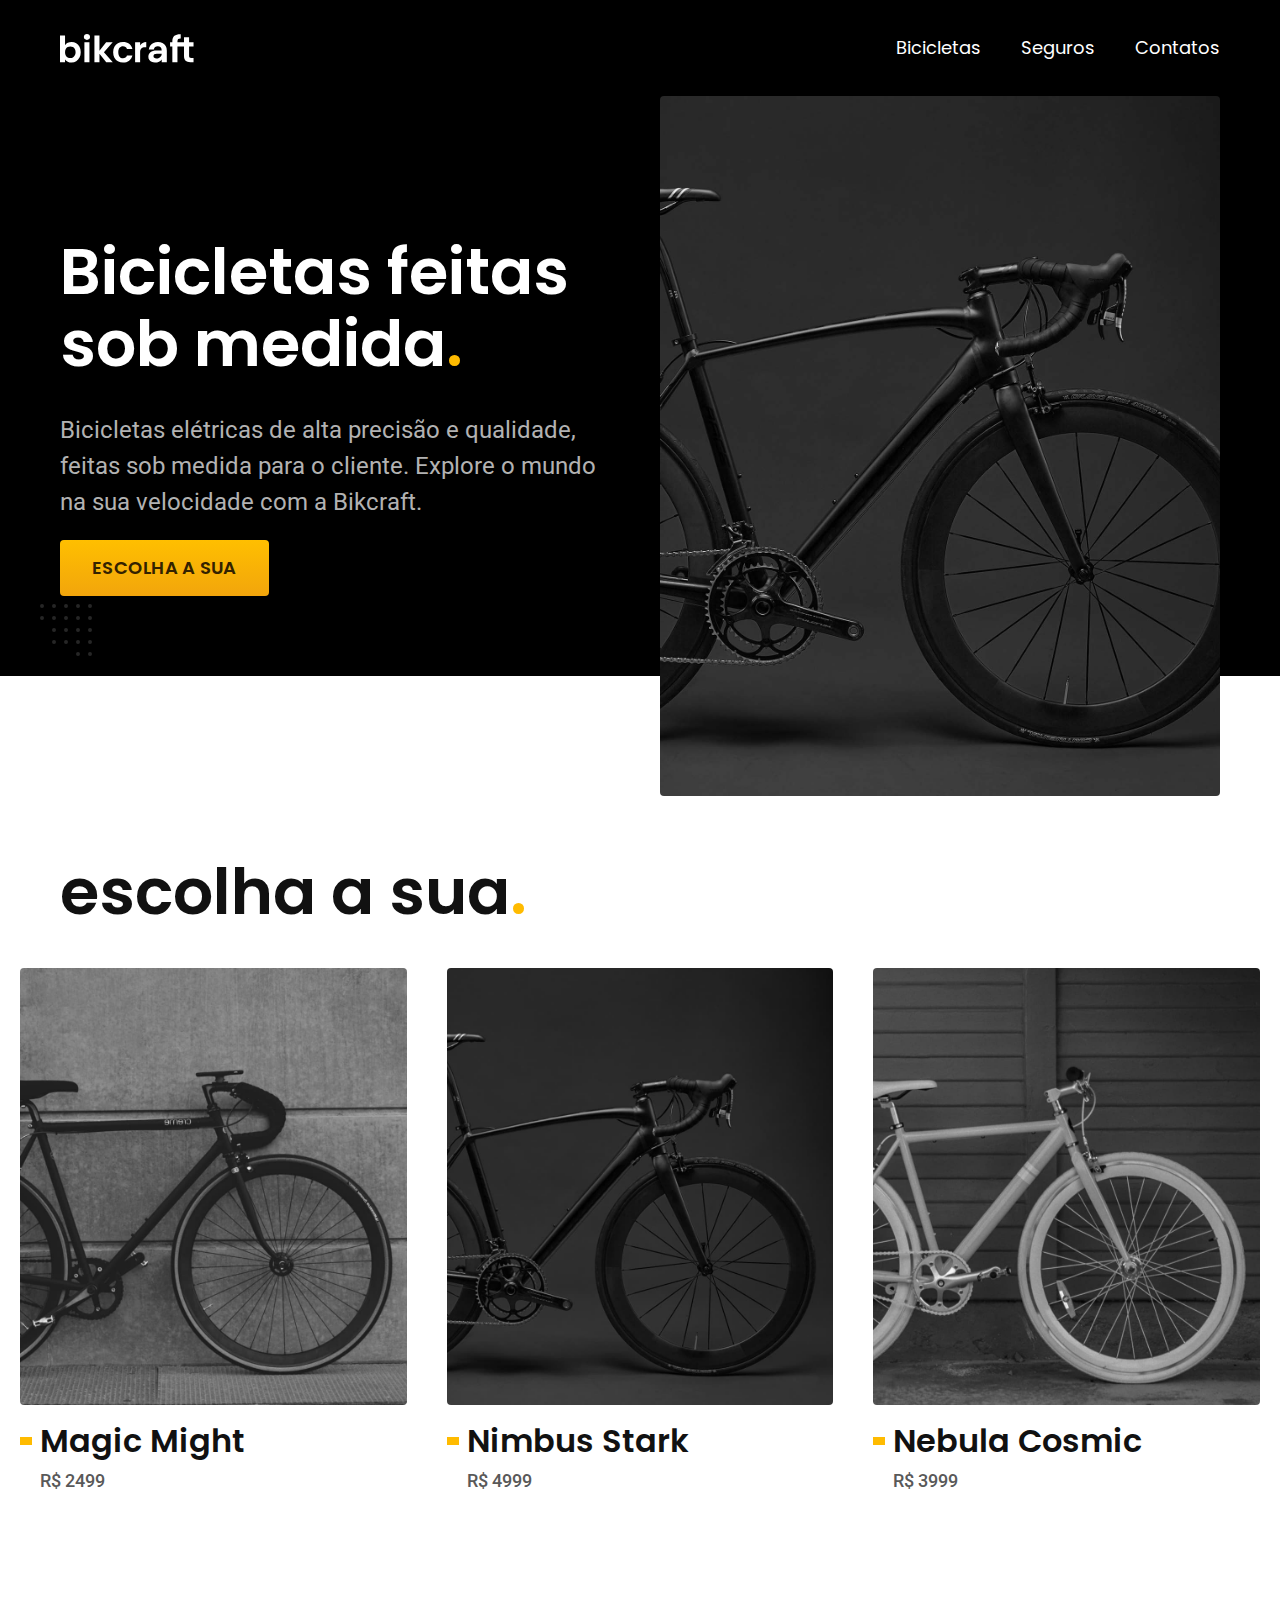
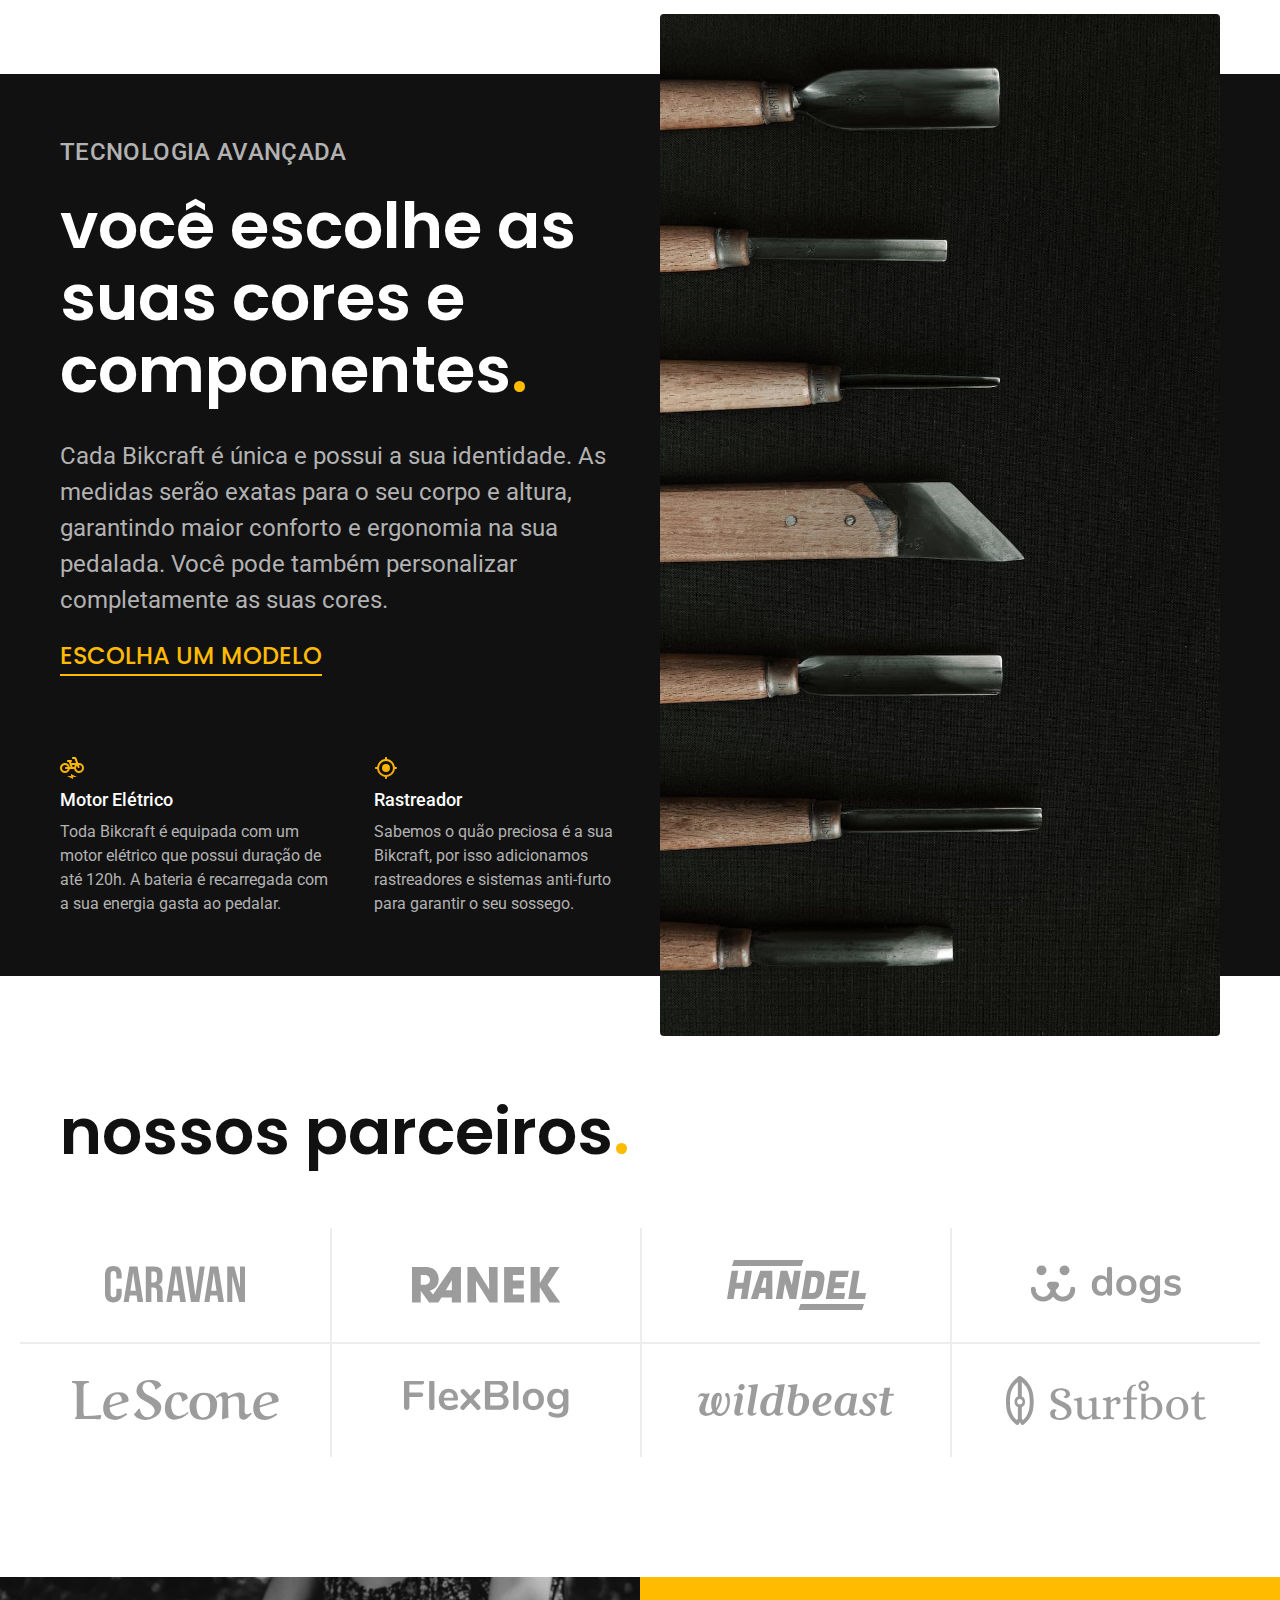
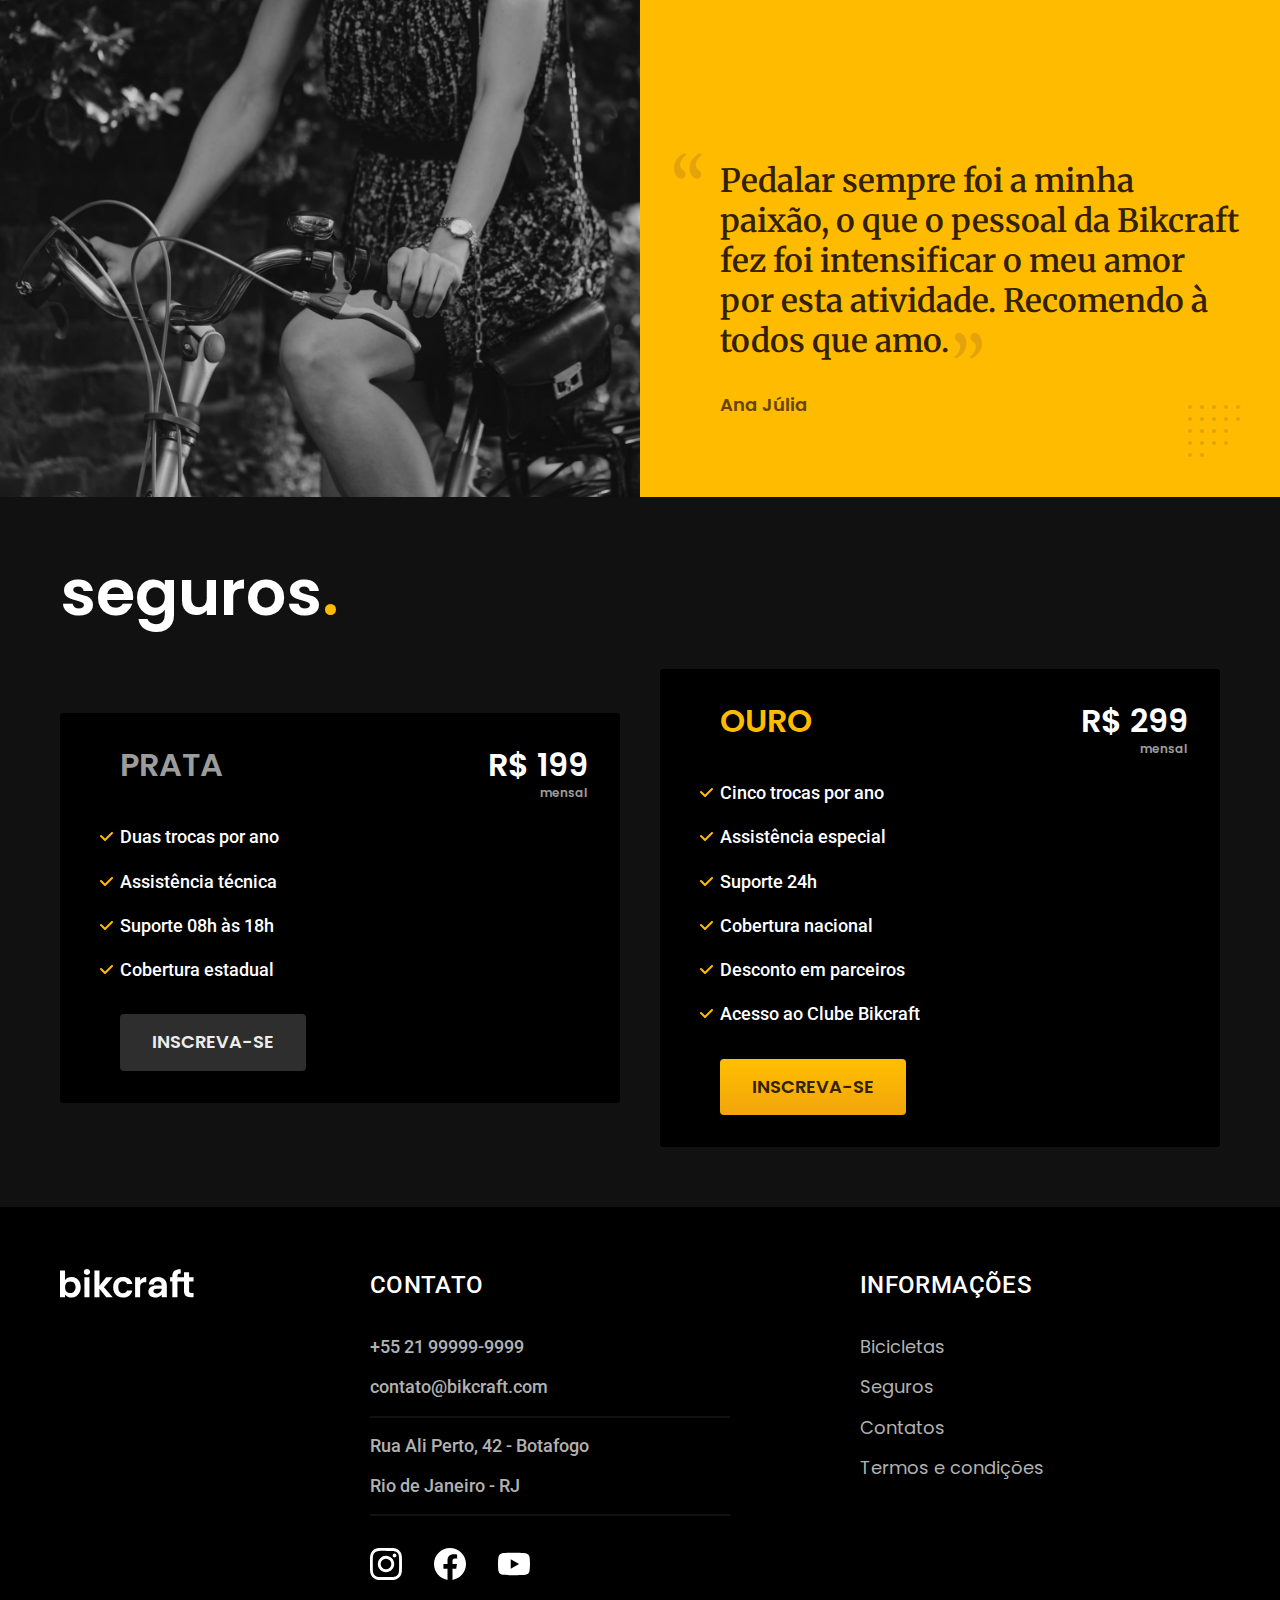
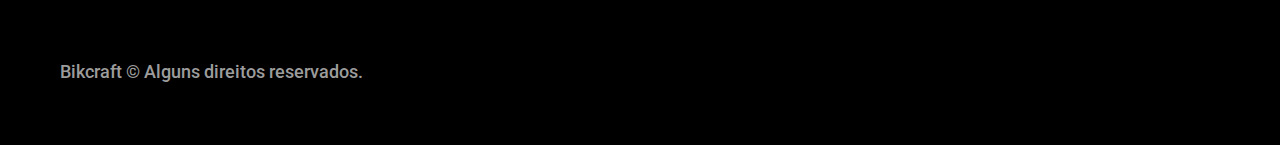
<file: index.html>
<!DOCTYPE html>
<html lang="pt-br">

<head>
  <meta charset="UTF-8">
  <meta http-equiv="X-UA-Compatible" content="IE=edge">
  <meta name="viewport" content="width=device-width, initial-scale=1.0">

  <link rel="preload" href="./src/css/style.css" as="style">
  <link rel="stylesheet" href="./src/css/style.css">
  <link rel="preconnect" href="https://fonts.googleapis.com">
  <link rel="preconnect" href="https://fonts.gstatic.com" crossorigin>
  <link href="https://fonts.googleapis.com/css2?family=Merriweather:ital,wght@1,900&family=Poppins:wght@400;600&family=Roboto:wght@400;500&display=swap" rel="stylesheet">
  <title>Bikcraft - Bicicletas Elétricas</title>
  <meta name="description" content="Bicicletas elétricas de alta precisão e qualidade, feitas sob medida para o cliente. Explore o mundo na sua velocidade com a Bikcraft.">
</head>

<body>
  <header class="header-bg">
    <div class="header container">
      <a href="./index.html">
        <img src="./src/img/bikcraft.svg" width="136" height="32" alt="Bikcraft">
      </a>

      <nav aria-label="primaria">
        <ul class="header-menu font-1-m color-0">
          <li><a class="border" href="./bicicletas.html">Bicicletas</a></li>
          <li><a class="border" href="./seguros.html">Seguros</a></li>
          <li><a class="border" href="./contatos.html">Contatos</a></li>
        </ul>
      </nav>
    </div>
  </header>

  <main class="introduction-bg">
    <div class="introduction container">
      <div class="introduction-content">
        <h1 class="font-1-xxl color-0">Bicicletas feitas sob medida<span class="color-p1">.</span></h1>
        <p class="font-2-l">Bicicletas elétricas de alta precisão e qualidade, feitas sob medida para o cliente. Explore o mundo na sua velocidade com a Bikcraft.</p>
        <a class="button font-2-l-b" href="./bicicletas.html">ESCOLHA A SUA</a>
      </div>
      <picture class="introduction-img">
        <source media="(max-width: 800px)" srcset="./src/img/bicicletas/nimbus.jpg">
        <img src="./src/img/fotos/introducao.jpg" width="1280" height="1600" alt="Bicicleta elétrica preta">
      </picture>
    </div>

  </main>

  <article class="bikes-list">
    <h2 class="container font-1-xxl">escolha a sua<span class="color-p1">.</span></h2>
    <ul>
      <li>
        <a href="./src/bikes/magic.html">
          <img src="./src/img/bicicletas/magic-home.jpg" width="920" height="1040" alt="Bicicleta preta">
          <h3 class="font-1-xl">Magic Might</h3>
          <span class="font-2-m color-8">R$ 2499</span>
        </a>
      </li>
      <li>
        <a href="./src/bikes/nimbus.html">
          <img src="./src/img/bicicletas/nimbus-home.jpg" width="920" height="1040" alt="Bicicleta preta">
          <h3 class="font-1-xl">Nimbus Stark</h3>
          <span class="font-2-m color-8">R$ 4999</span>
        </a>
      </li>
      <li>
        <a href="./src/bikes/nebula.html">
          <img src="./src/img/bicicletas/nebula-home.jpg" width="920" height="1040" alt="Bicicleta branca">
          <h3 class="font-1-xl">Nebula Cosmic</h3>
          <span class="font-2-m color-8">R$ 3999</span>
        </a>
      </li>
    </ul>
  </article>

  <article class="tecnology-bg">
    <div class="tecnology container">
      <div class="tecnology-containt">
        <span class="font-2-l-b color-5">Tecnologia Avançada</span>
        <h2 class="font-1-xxl color-0">você escolhe as suas cores e componentes<span class="color-p1">.</span></h2>
        <p class="font-2-l color-5">Cada Bikcraft é única e possui a sua identidade. As medidas serão exatas para o seu corpo e altura, garantindo maior conforto e ergonomia na sua pedalada. Você pode também personalizar completamente as suas cores.</p>
        <a class="link color-p1" href="./bicicletas.html">Escolha um modelo</a>
        <ul>
          <li>
            <img src="./src/img/icones/eletrica.svg" width="24" height="24" alt="Icone bicicleta">
            <h3 class="font-2-m color-0">Motor Elétrico</h3>
            <p class="font-2-s color-5">Toda Bikcraft é equipada com um motor elétrico que possui duração de até 120h. A bateria é recarregada com a sua energia gasta ao pedalar.</p>
          </li>
          <li>
            <img src="./src/img/icones/rastreador.svg" width="24" height="24" alt="Icone rastreador">
            <h3 class="font-2-m color-0">Rastreador</h3>
            <p class="font-2-s color-5">Sabemos o quão preciosa é a sua Bikcraft, por isso adicionamos rastreadores e sistemas anti-furto para garantir o seu sossego.</p>
          </li>
        </ul>
      </div>
      <div class="tecnology-image">
        <img src="./src/img/fotos/tecnologia.jpg" width="1200" height="1920" alt="imagem ferramentas">
      </div>
    </div>
  </article>

  <section class="partners" aria-label="Nossos Parceiros">
    <h2 class="container font-1-xxl">nossos parceiros<span class="color-p1">.</span></h2>

    <ul>
      <li><img src="./src/img/parceiros/caravan.svg" width="140" height="38" alt="Caravan"></li>
      <li><img src="./src/img/parceiros/ranek.svg" width="149" height="36" alt="Ranek"></li>
      <li><img src="./src/img/parceiros/handel.svg" width="139" height="50" alt="Handel"></li>
      <li><img src="./src/img/parceiros/dogs.svg" width="152" height="39" alt="Dogs"></li>
      <li><img src="./src/img/parceiros/lescone.svg" width="208" height="41" alt="Le Scone"></li>
      <li><img src="./src/img/parceiros/flexblog.svg" width="165" height="38" alt="Flex Blog"></li>
      <li><img src="./src/img/parceiros/wildbeast.svg" width="196" height="34" alt="Wildbeast"></li>
      <li><img src="./src/img/parceiros/surfbot.svg" width="200" height="49" alt="Surfbot"></li>
    </ul>
  </section>

  <section class="testimonial" aria-label="Depoimento">
    <div>
      <img src="./src/img/fotos/depoimento.jpg" width="1560" height="1360" alt="Pessoa pedalando uma bicicleta Bikcraft">
    </div>

    <div class="testimonial-content">

      <blockquote class="font-1-xl color-p5">
        <p>Pedalar sempre foi a minha paixão, o que o pessoal da Bikcraft fez foi intensificar o meu amor por esta atividade. Recomendo à todos que amo.</p>
      </blockquote>

      <span class="font-1-m-b color-p4">Ana Júlia</span>

    </div>
  </section>

  <article class="insurance-bg">
    <div class="insurance container">

      <h2 class="font-1-xxl color-0">seguros<span class="color-p1">.</span></h2>

      <div class="insurance-item">
        <h3 class="font-1-xl color-6">PRATA</h3>
        <span class="font-1-xl color-0">R$ 199 <span class="font-1-xs color-6">mensal</span></span>
        <ul class="font-2-m color-0">
          <li>Duas trocas por ano</li>
          <li>Assistência técnica</li>
          <li>Suporte 08h às 18h</li>
          <li>Cobertura estadual</li>
        </ul>
        <a class="button secondary" href="./orcamento.html">Inscreva-se</a>
      </div>

      <div class="insurance-item">
        <h3 class="font-1-xl color-p1">OURO</h3>
        <span class="font-1-xl color-0">R$ 299 <span class="font-1-xs color-6">mensal</span></span>
        <ul class="font-2-m color-0">
          <li>Cinco trocas por ano</li>
          <li>Assistência especial</li>
          <li>Suporte 24h</li>
          <li>Cobertura nacional</li>
          <li>Desconto em parceiros</li>
          <li>Acesso ao Clube Bikcraft</li>
        </ul>
        <a class="button" href="./orcamento.html">Inscreva-se</a>
      </div>

    </div>
  </article>

  <footer class="footer-bg">
    <div class="footer container">
      <img src="./src/img/bikcraft.svg" width="136" height="32" alt="Bikcraft">
      <div class="footer-contact">
        <h3 class="font-2-l-b color-0">Contato</h3>
        <ul class="font-2-m color-5">
          <li><a href="tel:+5521999999999">+55 21 99999-9999</a></li>
          <li><a href="mailto:contato@bikcraft.com">contato@bikcraft.com</a></li>
          <li>Rua Ali Perto, 42 - Botafogo</li>
          <li>Rio de Janeiro - RJ</li>
        </ul>
        <div class="footer-socialmedia">

          <a href="http://instragram.com/" target="_blank">
            <img src="./src/img/redes/instagram.svg" width="32" height="32" alt="Instagram">
          </a>

          <a href="http://facebook.com/" target="_blank">
            <img src="./src/img/redes/facebook.svg" width="32" height="32" alt="Facebook">
          </a>

          <a href="http://youtube.com/" target="_blank">
            <img src="./src/img/redes/youtube.svg" width="32" height="32" alt="YouTube">
          </a>

        </div>
      </div>

      <div class="footer-information">
        <h3 class="font-2-l-b color-0">Informações</h3>
        <nav>
          <ul class="font-1-m color-5">
            <li><a class="border" href="./bicicletas.html">Bicicletas</a></li>
            <li><a class="border" href="./seguros.html">Seguros</a></li>
            <li><a class="border" href="./contatos.html">Contatos</a></li>
            <li><a class="border" href="./termos.html">Termos e condições</a></li>
          </ul>
        </nav>
      </div>

      <p class="footer-copy font-2-m color-6">Bikcraft © Alguns direitos reservados.</p>
    </div>

  </footer>

</body>

</html>
</file>
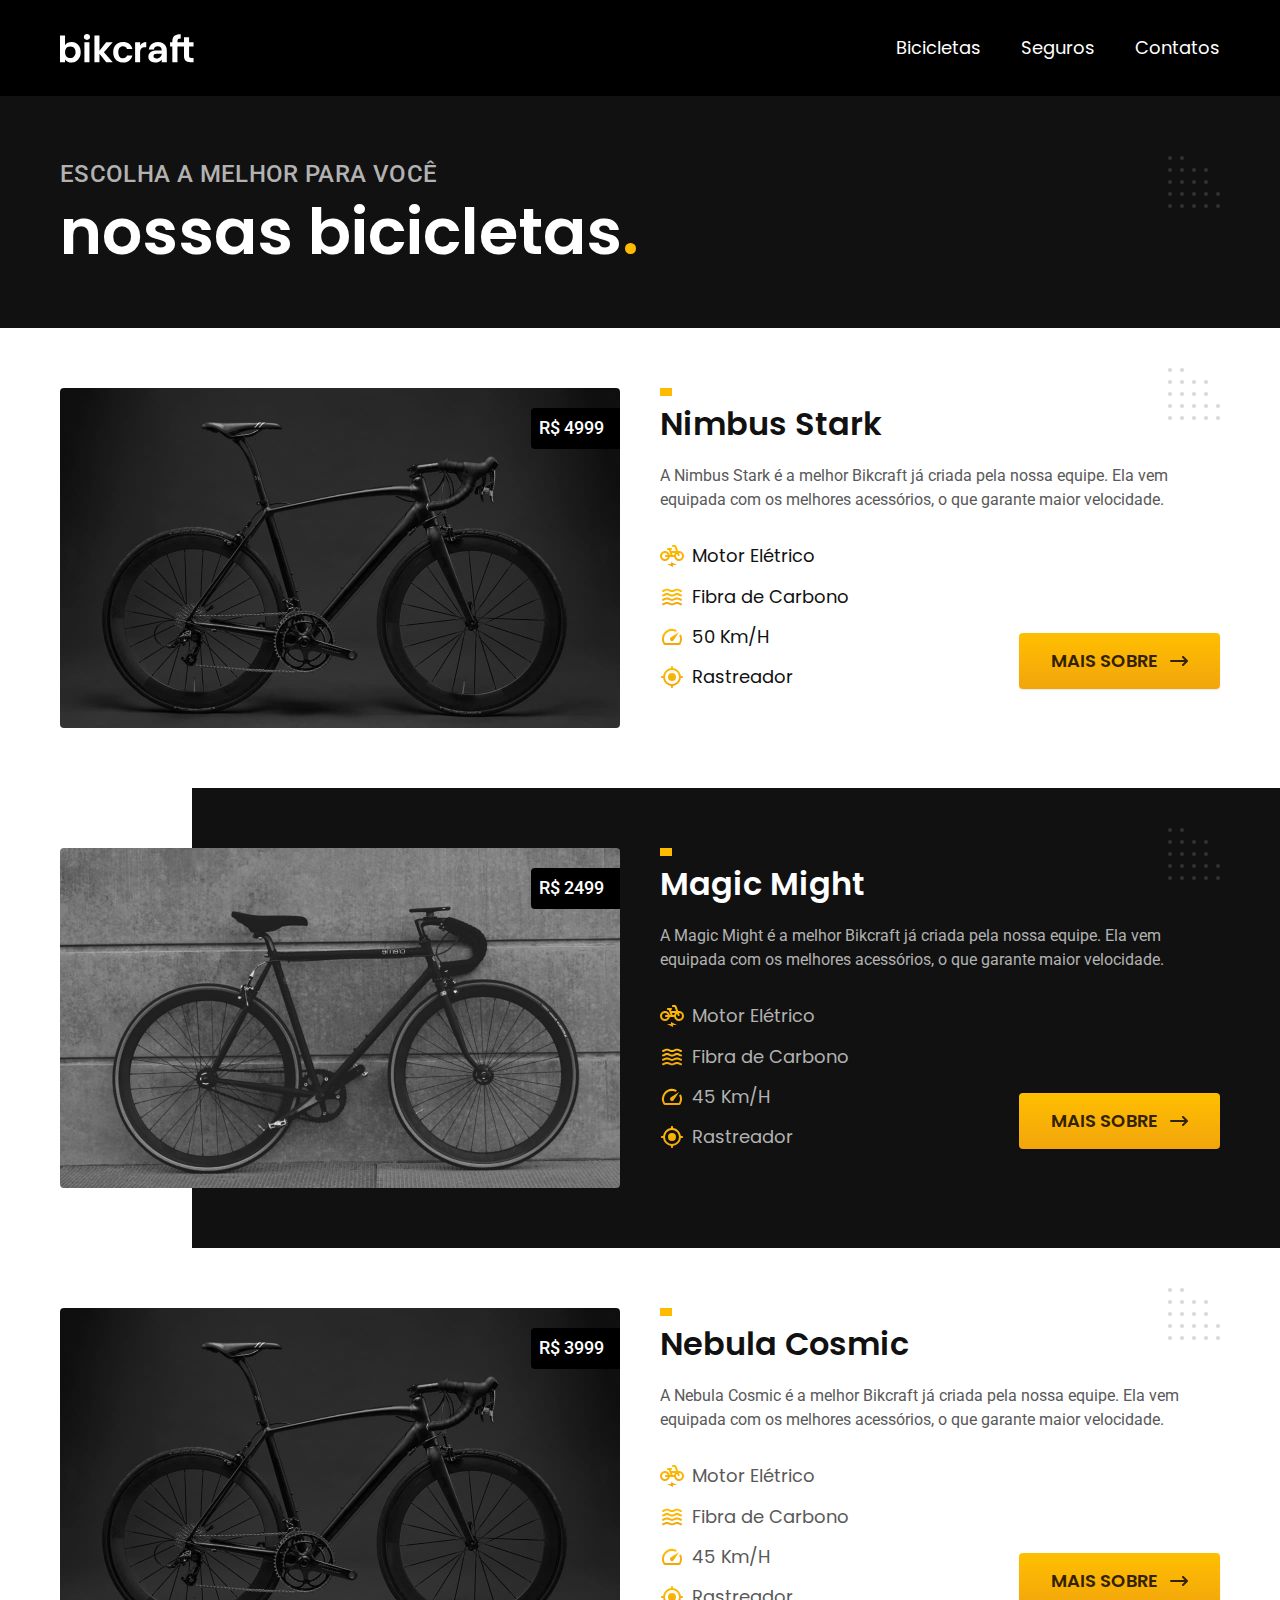
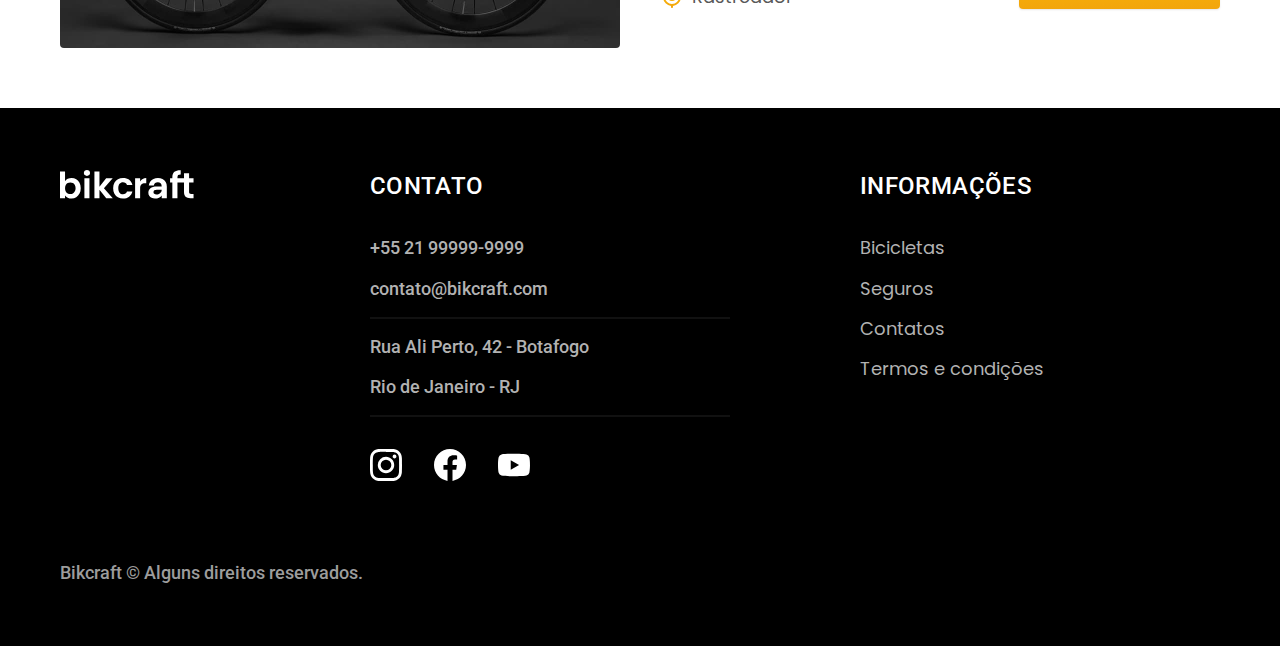
<file: bicicletas.html>
<!DOCTYPE html>
<html lang="pt-br">

<head>
  <meta charset="UTF-8">
  <meta http-equiv="X-UA-Compatible" content="IE=edge">
  <meta name="viewport" content="width=device-width, initial-scale=1.0">

  <link rel="preload" href="./src/css/style.css" as="style">
  <link rel="stylesheet" href="./src/css/style.css">
  <link rel="preconnect" href="https://fonts.googleapis.com">
  <link rel="preconnect" href="https://fonts.gstatic.com" crossorigin>
  <link href="https://fonts.googleapis.com/css2?family=Merriweather:ital,wght@1,900&family=Poppins:wght@400;600&family=Roboto:wght@400;500&display=swap" rel="stylesheet">
  <title>Bicicletas | Bikcraft</title>
  <meta name="description" content="Termos e condições.">
</head>

<body id="bikes">
  <header class="header-bg">
    <div class="header container">
      <a href="./">
        <img src="./src/img/bikcraft.svg" width="136" height="32" alt="Bikcraft">
      </a>

      <nav aria-label="primaria">
        <ul class="header-menu font-1-m color-0">
          <li><a class="border" href="./bicicletas.html">Bicicletas</a></li>
          <li><a class="border" href="./seguros.html">Seguros</a></li>
          <li><a class="border" href="./contatos.html">Contatos</a></li>
        </ul>
      </nav>
    </div>
  </header>

  <main>
    <div class="title-bg">
      <div class="title container">
        <p class="font-2-l-b color-5">Escolha a melhor para você</p>
        <h1 class="font-1-xxl color-0">nossas bicicletas<span class="color-p1">.</span></h1>
      </div>
    </div>

    <div class="bikes-bg">
      <div class="bikes container">
        <div class="bikes-img">
          <img src="./src/img/bicicletas/nimbus.jpg" width="1120" height="680" alt="Imagem bicicleta Nimbus Stark">
          <span class="font-2-m color-0">R$ 4999</span>
        </div>

        <div class="bikes-content">
          <h2 class="font-1-xl">Nimbus Stark</h2>
          <p class="font-2-s color-8">A Nimbus Stark é a melhor Bikcraft já criada pela nossa equipe. Ela vem equipada com os melhores acessórios, o que garante maior velocidade.</p>
          <ul class="font-1-m">
            <li><img src="./src/img/icones/eletrica.svg" width="24" height="24" alt="">Motor Elétrico</li>
            <li><img src="./src/img/icones/carbono.svg" width="32" height="32" alt="">Fibra de Carbono</li>
            <li><img src="./src/img/icones/velocidade.svg" width="32" height="32" alt="">50 Km/H</li>
            <li><img src="./src/img/icones/rastreador.svg" width="24" height="24" alt="">Rastreador</li>
          </ul>
          <a class="button arrow" href="./src/bikes/nimbus.html">Mais Sobre</a>
        </div>

      </div>
    </div>

    <div class="bikes-bg">
      <div class="bikes container">
        <div class="bikes-img">
          <img src="./src/img/bicicletas/magic.jpg" width="1120" height="680" alt="Imagem bicicleta Magic Might">
          <span class="font-2-m color-0">R$ 2499</span>
        </div>

        <div class="bikes-content">
          <h2 class="font-1-xl color-0">Magic Might</h2>
          <p class="font-2-s color-5">A Magic Might é a melhor Bikcraft já criada pela nossa equipe. Ela vem equipada com os melhores acessórios, o que garante maior velocidade.</p>
          <ul class="font-1-m color-5">
            <li><img src="./src/img/icones/eletrica.svg" width="24" height="24" alt="">Motor Elétrico</li>
            <li><img src="./src/img/icones/carbono.svg" width="32" height="32" alt="">Fibra de Carbono</li>
            <li><img src="./src/img/icones/velocidade.svg" width="32" height="32" alt="">45 Km/H</li>
            <li><img src="./src/img/icones/rastreador.svg" width="24" height="24" alt="">Rastreador</li>
          </ul>
          <a class="button arrow" href="./src/bikes/magic.html">Mais Sobre</a>
        </div>

      </div>
    </div>

    <div class="bikes-bg">
      <div class="bikes container">
        <div class="bikes-img">
          <img src="./src/img/bicicletas/nimbus.jpg" width="1120" height="680" alt="Imagem bicicleta Nebula Cosmic">
          <span class="font-2-m color-0">R$ 3999</span>
        </div>

        <div class="bikes-content">
          <h2 class="font-1-xl">Nebula Cosmic</h2>
          <p class="font-2-s color-8">A Nebula Cosmic é a melhor Bikcraft já criada pela nossa equipe. Ela vem equipada com os melhores acessórios, o que garante maior velocidade.</p>
          <ul class="font-1-m color-8">
            <li><img src="./src/img/icones/eletrica.svg" width="24" height="24" alt="">Motor Elétrico</li>
            <li><img src="./src/img/icones/carbono.svg" width="32" height="32" alt="">Fibra de Carbono</li>
            <li><img src="./src/img/icones/velocidade.svg" width="32" height="32" alt="">45 Km/H</li>
            <li><img src="./src/img/icones/rastreador.svg" width="24" height="24" alt="">Rastreador</li>
          </ul>
          <a class="button arrow" href="./src/bikes/nebula.html">Mais Sobre</a>
        </div>
      </div>
    </div>

  </main>

  <footer class="footer-bg">
    <div class="footer container">
      <img src="./src/img/bikcraft.svg" width="136" height="32" alt="Bikcraft">
      <div class="footer-contact">
        <h3 class="font-2-l-b color-0">Contato</h3>
        <ul class="font-2-m color-5">
          <li><a href="tel:+5521999999999">+55 21 99999-9999</a></li>
          <li><a href="mailto:contato@bikcraft.com">contato@bikcraft.com</a></li>
          <li>Rua Ali Perto, 42 - Botafogo</li>
          <li>Rio de Janeiro - RJ</li>
        </ul>
        <div class="footer-socialmedia">

          <a href="http://instragram.com/" target="_blank">
            <img src="./src/img/redes/instagram.svg" alt="Instagram">
          </a>

          <a href="http://facebook.com/" target="_blank">
            <img src="./src/img/redes/facebook.svg" width="32" height="32" alt="Facebook">
          </a>

          <a href="http://youtube.com/" target="_blank">
            <img src="./src/img/redes/youtube.svg" width="32" height="32" alt="YouTube">
          </a>

        </div>
      </div>

      <div class="footer-information">
        <h3 class="font-2-l-b color-0">Informações</h3>
        <nav>
          <ul class="font-1-m color-5">
            <li><a class="border" href="./bicicletas.html">Bicicletas</a></li>
            <li><a class="border" href="./seguros.html">Seguros</a></li>
            <li><a class="border" href="./contatos.html">Contatos</a></li>
            <li><a class="border" href="./termos.html">Termos e condições</a></li>
          </ul>
        </nav>
      </div>

      <p class="footer-copy font-2-m color-6">Bikcraft © Alguns direitos reservados.</p>
    </div>

  </footer>
</body>

</html>
</file>
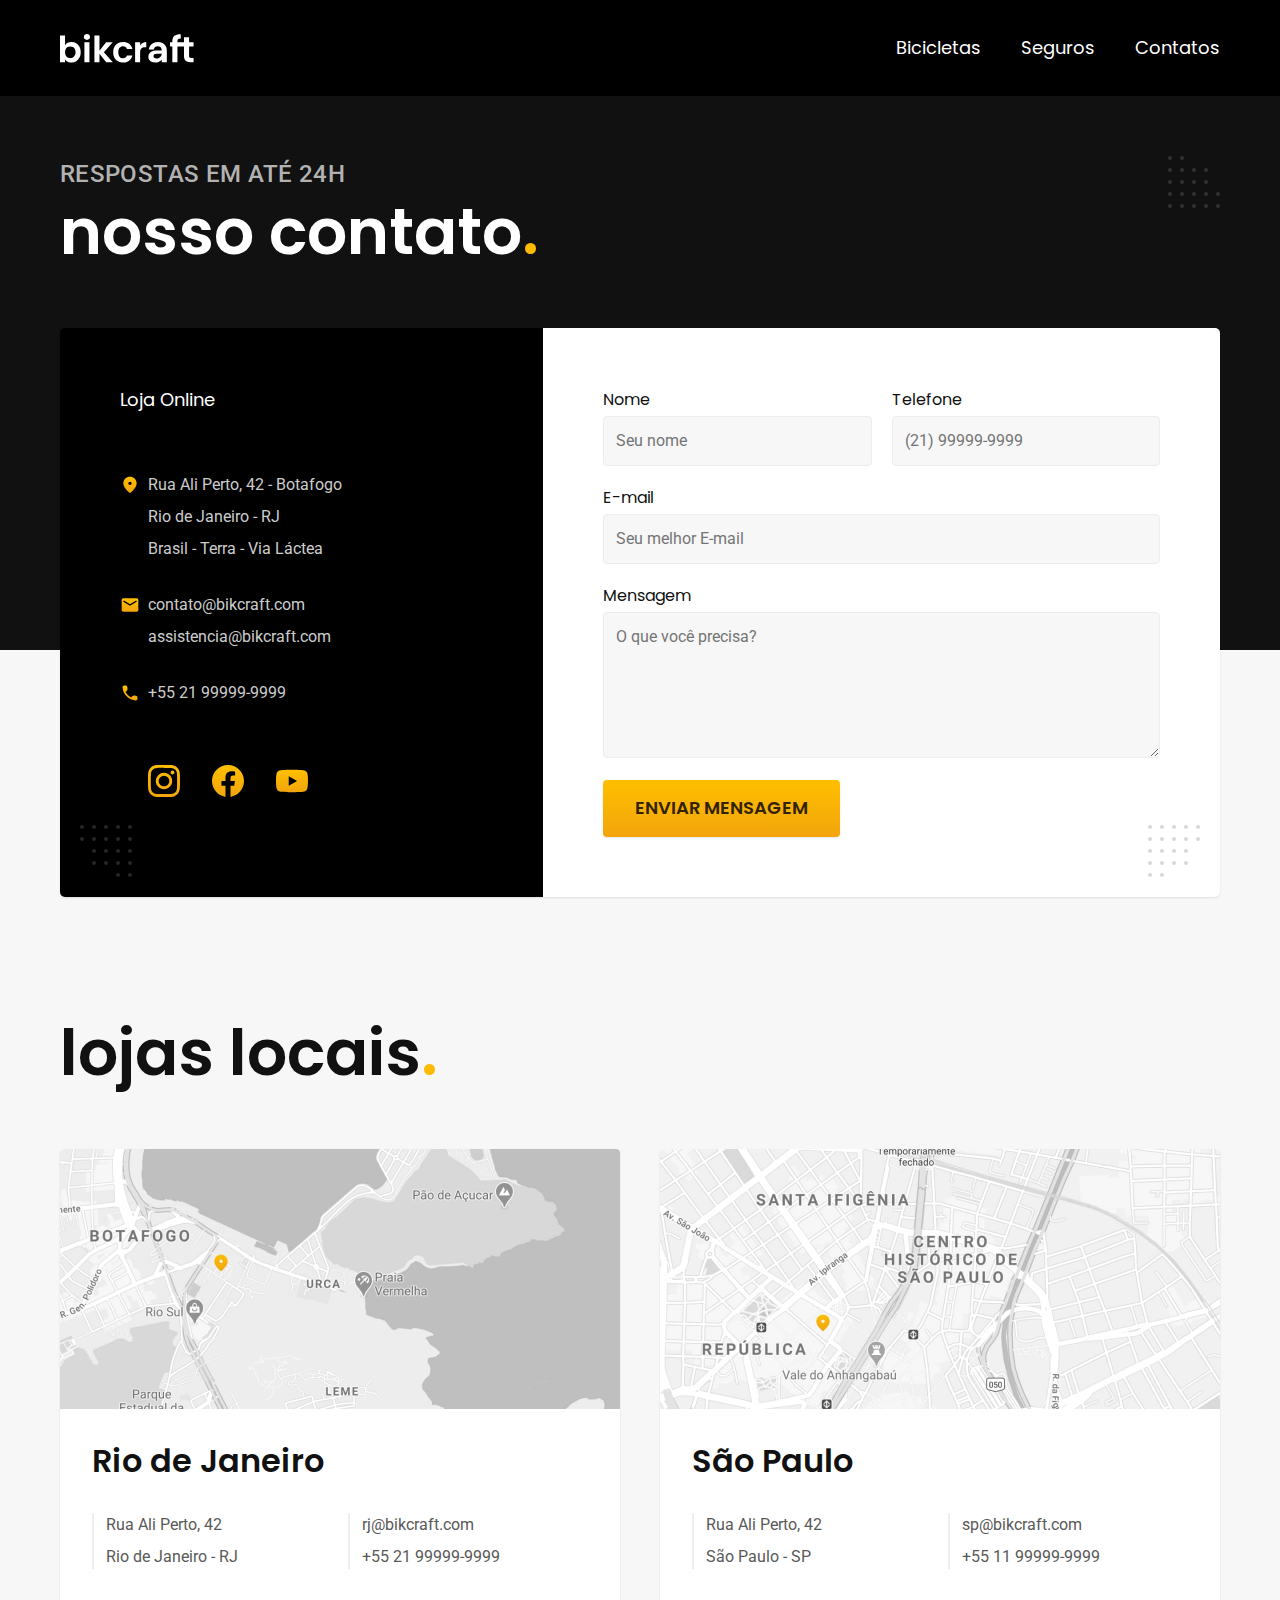
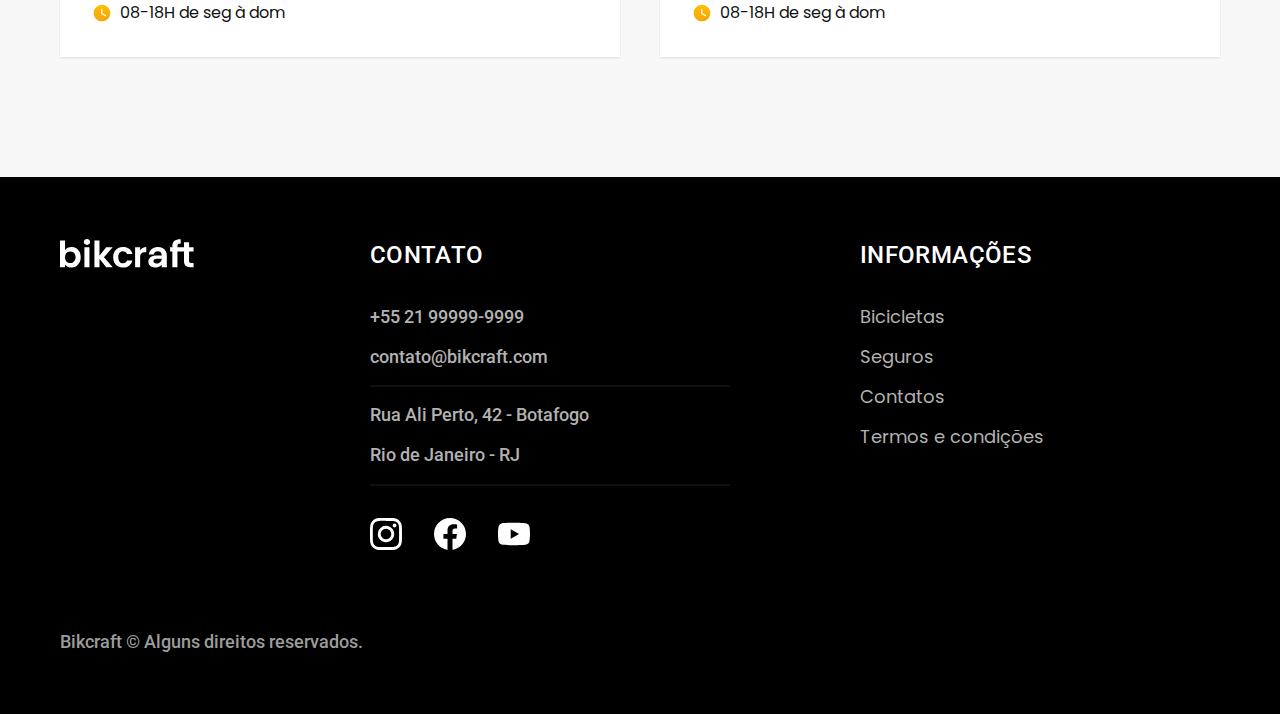
<file: contatos.html>
<!DOCTYPE html>
<html lang="pt-br">

<head>
  <meta charset="UTF-8">
  <meta http-equiv="X-UA-Compatible" content="IE=edge">
  <meta name="viewport" content="width=device-width, initial-scale=1.0">

  <link rel="preload" href="./src/css/style.css" as="style">
  <link rel="stylesheet" href="./src/css/style.css">
  <link rel="preconnect" href="https://fonts.googleapis.com">
  <link rel="preconnect" href="https://fonts.gstatic.com" crossorigin>
  <link href="https://fonts.googleapis.com/css2?family=Merriweather:ital,wght@1,900&family=Poppins:wght@400;600&family=Roboto:wght@400;500&display=swap" rel="stylesheet">
  <title>Contato | Bikcraft</title>
  <meta name="description" content="Página de contatos da Bikcraf.">
</head>

<body id="contact">
  <header class="header-bg">
    <div class="header container">
      <a href="./">
        <img src="./src/img/bikcraft.svg" width="136" height="32" alt="Bikcraft">
      </a>

      <nav aria-label="primaria">
        <ul class="header-menu font-1-m color-0">
          <li><a class="border" href="./bicicletas.html">Bicicletas</a></li>
          <li><a class="border" href="./seguros.html">Seguros</a></li>
          <li><a class="border" href="./contatos.html">Contatos</a></li>
        </ul>
      </nav>
    </div>
  </header>

  <main>
    <div class="title-bg">
      <div class="title container">
        <p class="font-2-l-b color-5">respostas em até 24h</p>
        <h1 class="font-1-xxl color-0">nosso contato<span class="color-p1">.</span></h1>
      </div>
    </div>

    <div class="contact container">
      <section class="contact-data" aria-label="Endereço">
        <h2 class="font-1-m color-0">Loja Online</h2>


        <div class="contact-address font-2-s color-4">
          <p>Rua Ali Perto, 42 - Botafogo</p>
          <p>Rio de Janeiro - RJ</p>
          <p>Brasil - Terra - Via Láctea</p>
        </div>

        <address class="contact-ways font-2-s color-4">
          <a href="mailto:contato@bikcraft.com">contato@bikcraft.com</a>
          <a href="mailto:assistencia@bikcraft.com">assistencia@bikcraft.com</a>
          <a href="tel:+5521999999999">+55 21 99999-9999</a>
        </address>

        <div class="contact-socialmedia">
          <a href="http://instragram.com/" target="_blank">
            <img src="./src/img/redes/instagram-p.svg" width="32" height="32" alt="Instagram">
          </a>

          <a href="http://facebook.com/" target="_blank">
            <img src="./src/img/redes/facebook-p.svg" width="32" height="32" alt="Facebook">
          </a>

          <a href="http://youtube.com/" target="_blank">
            <img src="./src/img/redes/youtube-p.svg" width="32" height="32" alt="YouTube">
          </a>
        </div>
      </section>

      <section class="contact-form" aria-label="Formulário">

        <form class="form" action="./contatos.html">
          <div>
            <label for="name">Nome</label>
            <input type="text" id="name" name="name" placeholder="Seu nome">
          </div>
          <div>
            <label for="fone">Telefone</label>
            <input type="text" id="fone" name="fone" placeholder="(21) 99999-9999">
          </div>
          <div class="col-2">
            <label for="email">E-mail</label>
            <input type="email" id="email" name="email" placeholder="Seu melhor E-mail">
          </div>
          <div class="col-2">
            <label for="message">Mensagem</label>
            <textarea rows="5" id="message" name="message" placeholder="O que você precisa?"></textarea>
          </div>
          <button class="button col-2">Enviar Mensagem</button>
        </form>

      </section>

    </div>

    <article class="store container">
      <h2 class="font-1-xxl">lojas locais<span class="color-p1">.</span></h2>

      <div class="store-item">
        <img src="./src/img/lojas/rj.jpg" width="1120" height="520" alt="mapa marcando o endereço em Rua Ali Perto, 42 - Rio de Janeiro - RJ">

        <div class="store-content">
          <h3 class="font-1-xl">Rio de Janeiro</h3>
          <div class="store-data font-2-s color-8">
            <p>Rua Ali Perto, 42</p>
            <p>Rio de Janeiro - RJ</p>
          </div>

          <div class="store-data font-2-s color-8">
            <a href="mailto:rj@bikcraft.com">rj@bikcraft.com</a>
            <a href="tel:+5521999999999">+55 21 99999-9999</a>
          </div>
          <p class="store-hour font-1-s"><img src="./src/img/icones/horario.svg" width="20" height="20" alt="">08-18H de seg à dom</p>
        </div>
      </div>

      <div class="store-item">
        <img src="./src/img/lojas/sp.jpg" width="1120" height="520" alt="mapa marcando o endereço em Rua Ali Perto, 42 - Rio de Janeiro - RJ">

        <div class="store-content">
          <h3 class="font-1-xl">São Paulo</h3>
          <div class="store-data font-2-s color-8">
            <p>Rua Ali Perto, 42</p>
            <p>São Paulo - SP</p>
          </div>

          <div class="store-data font-2-s color-8">
            <a href="mailto:sp@bikcraft.com">sp@bikcraft.com</a>
            <a href="tel:+5511999999999">+55 11 99999-9999</a>
          </div>
          <p class="store-hour font-1-s"><img src="./src/img/icones/horario.svg" width="20" height="20" alt="">08-18H de seg à dom</p>
        </div>
      </div>
    </article>

  </main>

  <footer class="footer-bg">
    <div class="footer container">
      <img src="./src/img/bikcraft.svg" width="136" height="32" alt="Bikcraft">
      <div class="footer-contact">
        <h3 class="font-2-l-b color-0">Contato</h3>
        <ul class="font-2-m color-5">
          <li><a href="tel:+5521999999999">+55 21 99999-9999</a></li>
          <li><a href="mailto:contato@bikcraft.com">contato@bikcraft.com</a></li>
          <li>Rua Ali Perto, 42 - Botafogo</li>
          <li>Rio de Janeiro - RJ</li>
        </ul>
        <div class="footer-socialmedia">

          <a href="http://instragram.com/" target="_blank">
            <img src="./src/img/redes/instagram.svg" width="32" height="32" alt="Instagram">
          </a>

          <a href="http://facebook.com/" target="_blank">
            <img src="./src/img/redes/facebook.svg" width="32" height="32" alt="Facebook">
          </a>

          <a href="http://youtube.com/" target="_blank">
            <img src="./src/img/redes/youtube.svg" width="32" height="32" alt="YouTube">
          </a>

        </div>
      </div>

      <div class="footer-information">
        <h3 class="font-2-l-b color-0">Informações</h3>
        <nav>
          <ul class="font-1-m color-5">
            <li><a class="border" href="./bicicletas.html">Bicicletas</a></li>
            <li><a class="border" href="./seguros.html">Seguros</a></li>
            <li><a class="border" href="./contatos.html">Contatos</a></li>
            <li><a class="border" href="./termos.html">Termos e condições</a></li>
          </ul>
        </nav>
      </div>

      <p class="footer-copy font-2-m color-6">Bikcraft © Alguns direitos reservados.</p>
    </div>

  </footer>
</body>

</html>
</file>
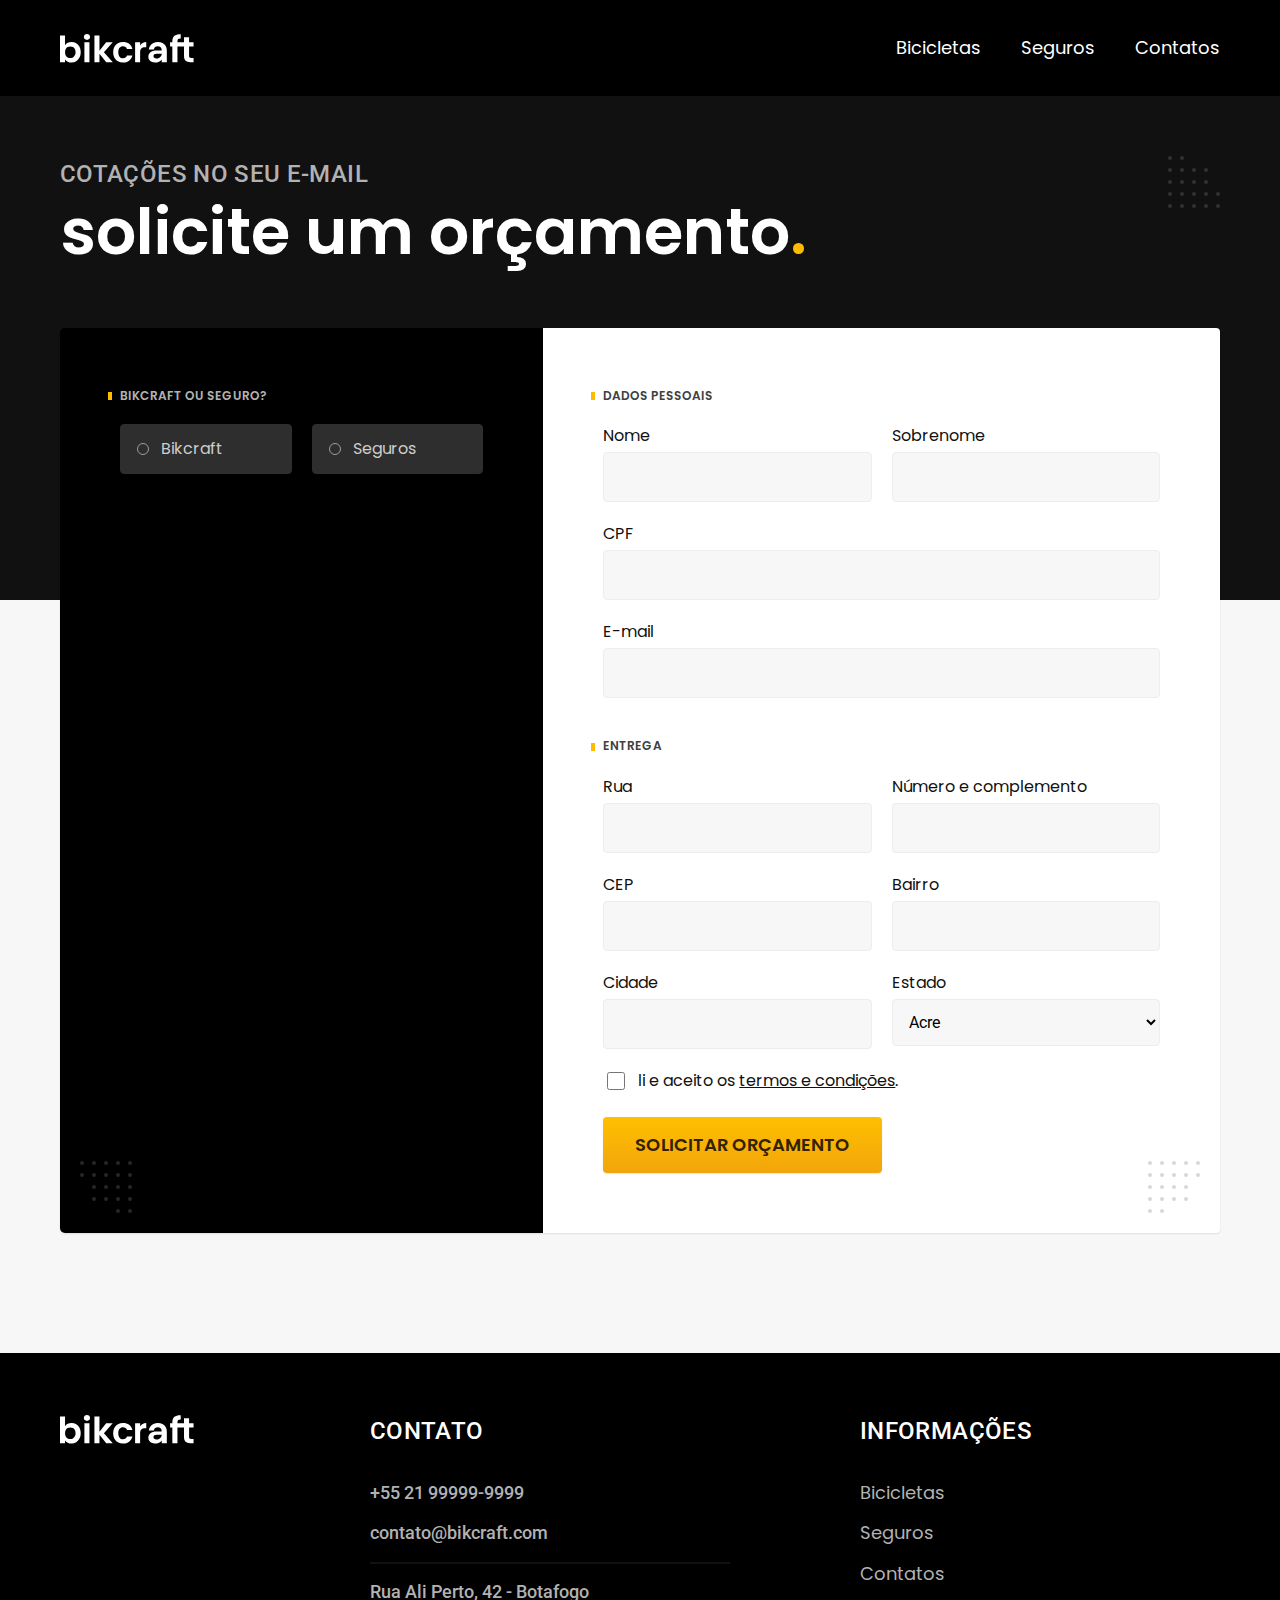
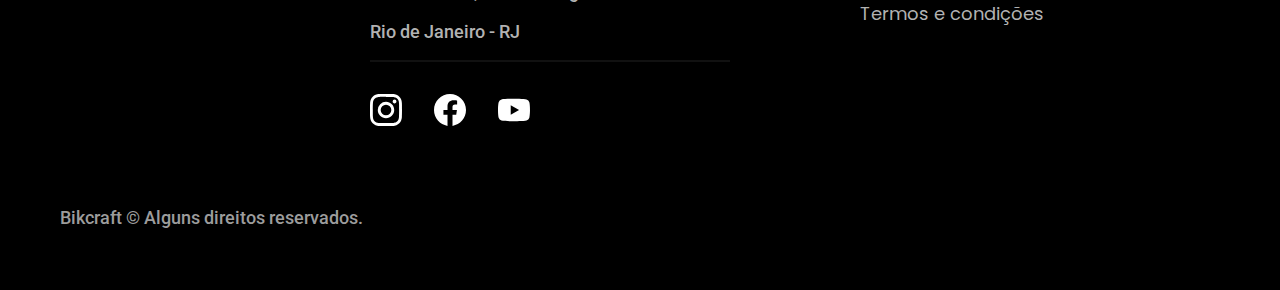
<file: orcamento.html>
<!DOCTYPE html>
<html lang="pt-br">

<head>
  <meta charset="UTF-8">
  <meta http-equiv="X-UA-Compatible" content="IE=edge">
  <meta name="viewport" content="width=device-width, initial-scale=1.0">

  <link rel="preload" href="./src/css/style.css" as="style">
  <link rel="stylesheet" href="./src/css/style.css">
  <link rel="preconnect" href="https://fonts.googleapis.com">
  <link rel="preconnect" href="https://fonts.gstatic.com" crossorigin>
  <link href="https://fonts.googleapis.com/css2?family=Merriweather:ital,wght@1,900&family=Poppins:wght@400;600&family=Roboto:wght@400;500&display=swap" rel="stylesheet">
  <title>Orçamento | Bikcraft</title>
  <meta name="description" content="Faça o orçamento da sua Bikcraf.">
</head>

<body id="budget">
  <header class="header-bg">
    <div class="header container">
      <a href="./">
        <img src="./src/img/bikcraft.svg" width="136" height="32" alt="Bikcraft">
      </a>

      <nav aria-label="primaria">
        <ul class="header-menu font-1-m color-0">
          <li><a class="border" href="./bicicletas.html">Bicicletas</a></li>
          <li><a class="border" href="./seguros.html">Seguros</a></li>
          <li><a class="border" href="./contatos.html">Contatos</a></li>
        </ul>
      </nav>
    </div>
  </header>

  <main>
    <div class="title-bg">
      <div class="title container">
        <p class="font-2-l-b color-5">Cotações no seu e-mail</p>
        <h1 class="font-1-xxl color-0">solicite um orçamento<span class="color-p1">.</span></h1>
      </div>
    </div>

    <form class="budget container" action="./">
      <div class="budget-product">
        <h2 class="font-1-xs color-5">Bikcraft ou Seguro?</h2>

        <input type="radio" name="type" value="bikcraft" id="bikcraft">
        <label for="bikcraft">Bikcraft</label>

        <input type="radio" name="type" value="insurance" id="insurance">
        <label for="insurance">Seguros</label>

        <div class="budget-content" id="budget-bikcraft">
          <h2 class="font-1-xs color-5">Escolha a sua</h2>

          <input type="radio" name="product" value="nimbus" id="nimbus">
          <label for="nimbus">Nimbus Stark <span>R$ 4999</span></label>
          <div class="budget-details">
            <ul class="font-1-xs color-8">
              <li><img src="./src/img/icones/eletrica.svg" width="24" height="24" alt="">Motor Elétrico</li>
              <li><img src="./src/img/icones/carbono.svg" width="32" height="32" alt="">Fibra de Carbono</li>
              <li><img src="./src/img/icones/velocidade.svg" width="32" height="32" alt="">50 Km/H</li>
              <li><img src="./src/img/icones/rastreador.svg" width="24" height="24" alt="">Rastreador</li>
            </ul>
            <img src="./src/img/bicicletas/nimbus.jpg" width="1120" height="680" alt="Bicicleta Preta">
          </div>

          <input type="radio" name="product" value="magic" id="magic">
          <label for="magic">Magic Might <span>R$ 2499</span></label>
          <div class="budget-details">
            <ul class="font-1-xs color-8">
              <li><img src="./src/img/icones/eletrica.svg" width="24" height="24" alt="">Motor Elétrico</li>
              <li><img src="./src/img/icones/carbono.svg" width="32" height="32" alt="">Fibra de Carbono</li>
              <li><img src="./src/img/icones/velocidade.svg" width="32" height="32" alt="">45 Km/H</li>
              <li><img src="./src/img/icones/rastreador.svg" width="24" height="24" alt="">Rastreador</li>
            </ul>
            <img src="./src/img/bicicletas/magic.jpg" width="1120" height="680" alt="Bicicleta Preta">
          </div>

          <input type="radio" name="product" value="nebula" id="nebula">
          <label for="nebula">Nebula Cosmic <span>R$ 3999</span></label>
          <div class="budget-details">
            <ul class="font-1-xs color-8">
              <li><img src="./src/img/icones/eletrica.svg" width="24" height="24" alt="">Motor Elétrico</li>
              <li><img src="./src/img/icones/carbono.svg" width="32" height="32" alt="">Fibra de Carbono</li>
              <li><img src="./src/img/icones/velocidade.svg" width="32" height="32" alt="">40 Km/H</li>
              <li><img src="./src/img/icones/rastreador.svg" width="24" height="24" alt="">Rastreador</li>
            </ul>
            <img src="./src/img/bicicletas/nebula.jpg" width="1120" height="680" alt="Bicicleta Branca">
          </div>
        </div>

        <div class="budget-content" id="budget-insurance">
          <h2 class="font-1-xs color-5">Escolha o plano</h2>

          <input type="radio" name="product" value="prata" id="prata">
          <label for="prata">Prata <span>R$ 199</span></label>

          <input type="radio" name="product" value="ouro" id="ouro">
          <label for="ouro">Ouro <span>R$ 299</span></label>
        </div>
      </div>

      <div class="budget-data form">
        <h2 class="font-1-xs color-9 col-2">dados pessoais</h2>
        <div>
          <label for="name">Nome</label>
          <input type="text" id="name" name="name">
        </div>

        <div>
          <label for="lastname">Sobrenome</label>
          <input type="text" id="lastname" name="lastname">
        </div>

        <div class="col-2">
          <label for="cpf">CPF</label>
          <input type="text" id="cpf" name="cpf">
        </div>

        <div class="col-2">
          <label for="email">E-mail</label>
          <input type="email" id="email" name="email">
        </div>

        <h2 class="font-1-xs color-9 col-2">entrega</h2>

        <div>
          <label for="street">Rua</label>
          <input type="text" id="street" name="street">
        </div>

        <div>
          <label for="number">Número e complemento</label>
          <input type="text" id="number" name="number">
        </div>

        <div>
          <label for="cep">CEP</label>
          <input type="text" id="cep" name="cep">
        </div>

        <div>
          <label for="neighborhood">Bairro</label>
          <input type="text" id="neighborhood" name="neighborhood">
        </div>

        <div>
          <label for="city">Cidade</label>
          <input type="text" id="city" name="city" required>
        </div>

        <div>
          <label for="state">Estado</label>
          <select id="state" name="state" required>
            <option value="AC">Acre</option>
            <option value="AL">Alagoas</option>
            <option value="AP">Amapá</option>
            <option value="AM">Amazonas</option>
            <option value="BA">Bahia</option>
            <option value="CE">Ceará</option>
            <option value="DF">Distrito Federal</option>
            <option value="ES">Espírito Santo</option>
            <option value="GO">Goiás</option>
            <option value="MA">Maranhão</option>
            <option value="MT">Mato Grosso</option>
            <option value="MS">Mato Grosso do Sul</option>
            <option value="MG">Minas Gerais</option>
            <option value="PA">Pará</option>
            <option value="PB">Paraíba</option>
            <option value="PR">Paraná</option>
            <option value="PE">Pernambuco</option>
            <option value="PI">Piauí</option>
            <option value="RJ">Rio de Janeiro</option>
            <option value="RN">Rio Grande do Norte</option>
            <option value="RS">Rio Grande do Sul</option>
            <option value="RO">Rondônia</option>
            <option value="RR">Roraima</option>
            <option value="SC">Santa Catarina</option>
            <option value="SP">São Paulo</option>
            <option value="SE">Sergipe</option>
            <option value="TO">Tocantins</option>
          </select>
        </div>

        <div class="acept-terms">
          <input type="checkbox" id="terms" name="terms" required />
          <label for="terms">li e aceito os <a href="./termos.html">termos e condições</a>.</label>
        </div>

        <button class="button col-2">Solicitar Orçamento</button>


      </div>

    </form>

  </main>

  <footer class="footer-bg">
    <div class="footer container">
      <img src="./src/img/bikcraft.svg" width="136" height="32" alt="Bikcraft">
      <div class="footer-contact">
        <h3 class="font-2-l-b color-0">Contato</h3>
        <ul class="font-2-m color-5">
          <li><a href="tel:+5521999999999">+55 21 99999-9999</a></li>
          <li><a href="mailto:contato@bikcraft.com">contato@bikcraft.com</a></li>
          <li>Rua Ali Perto, 42 - Botafogo</li>
          <li>Rio de Janeiro - RJ</li>
        </ul>
        <div class="footer-socialmedia">

          <a href="http://instragram.com/" target="_blank">
            <img src="./src/img/redes/instagram.svg" width="32" height="32" alt="Instagram">
          </a>

          <a href="http://facebook.com/" target="_blank">
            <img src="./src/img/redes/facebook.svg" width="32" height="32" alt="Facebook">
          </a>

          <a href="http://youtube.com/" target="_blank">
            <img src="./src/img/redes/youtube.svg" width="32" height="32" alt="YouTube">
          </a>

        </div>
      </div>

      <div class="footer-information">
        <h3 class="font-2-l-b color-0">Informações</h3>
        <nav>
          <ul class="font-1-m color-5">
            <li><a class="border" href="./bicicletas.html">Bicicletas</a></li>
            <li><a class="border" href="./seguros.html">Seguros</a></li>
            <li><a class="border" href="./contatos.html">Contatos</a></li>
            <li><a class="border" href="./termos.html">Termos e condições</a></li>
          </ul>
        </nav>
      </div>

      <p class="footer-copy font-2-m color-6">Bikcraft © Alguns direitos reservados.</p>
    </div>

  </footer>
</body>

</html>
</file>
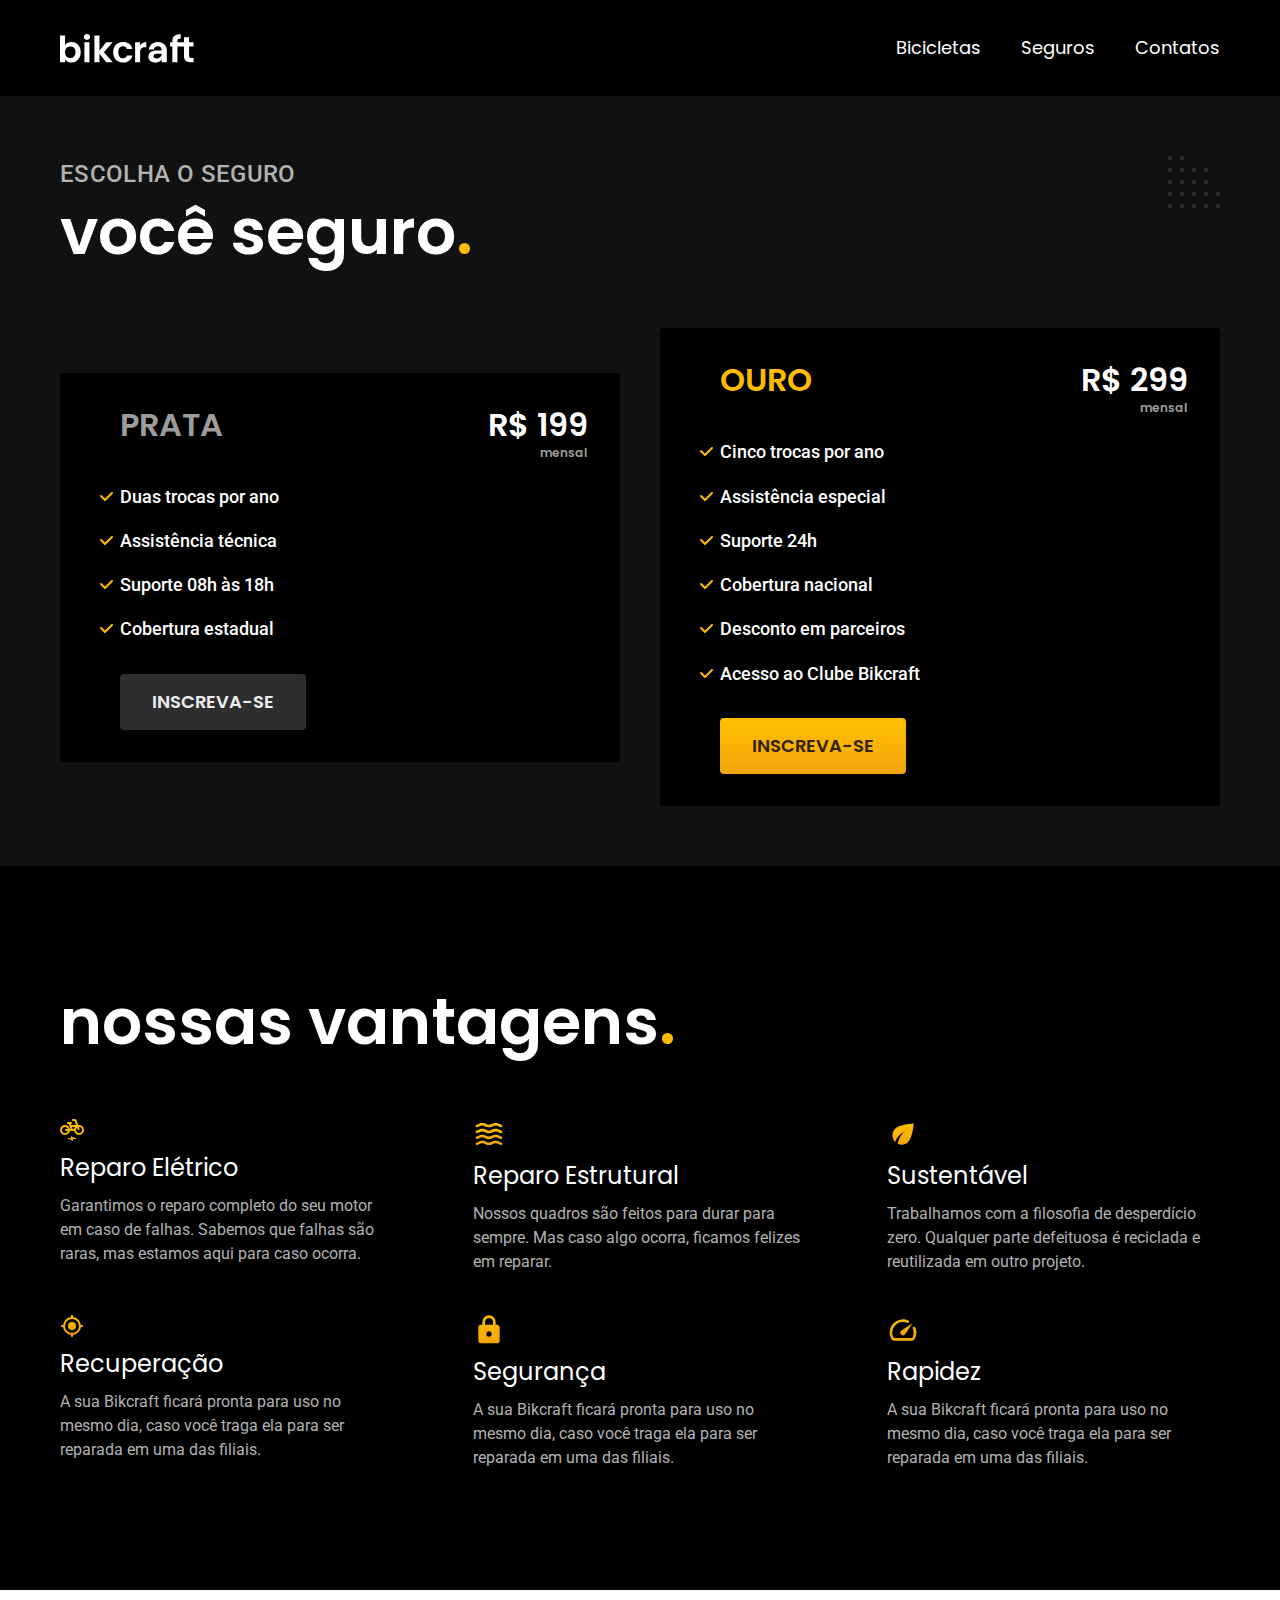
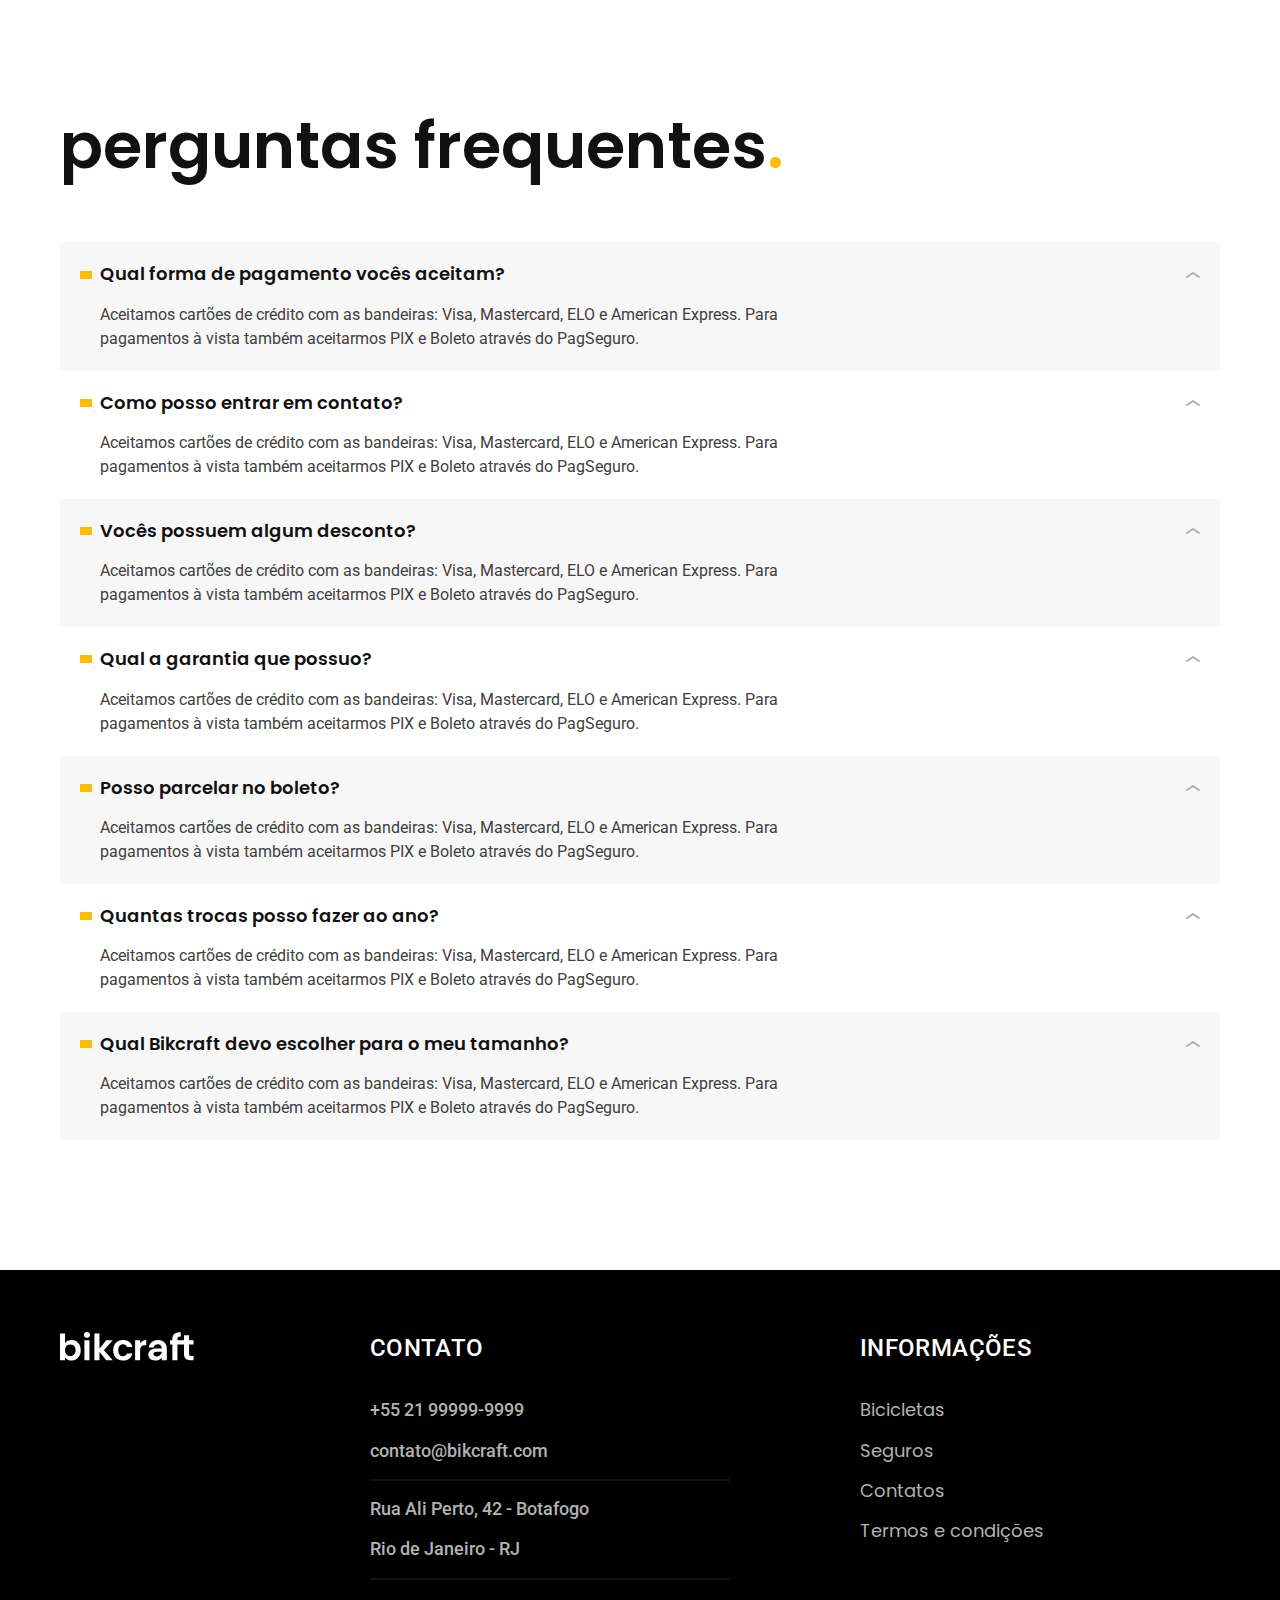
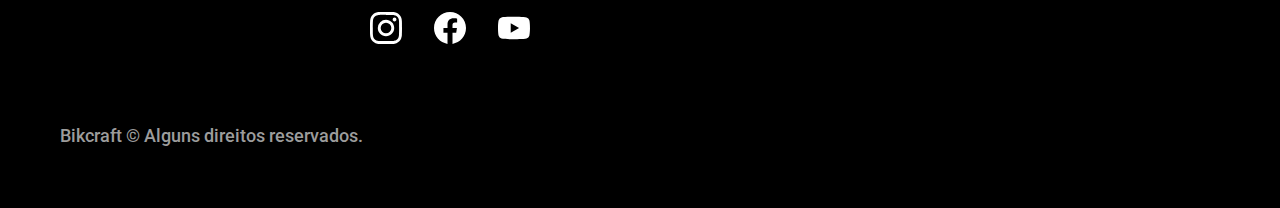
<file: seguros.html>
<!DOCTYPE html>
<html lang="pt-br">

<head>
  <meta charset="UTF-8">
  <meta http-equiv="X-UA-Compatible" content="IE=edge">
  <meta name="viewport" content="width=device-width, initial-scale=1.0">

  <link rel="preload" href="./src/css/style.css" as="style">
  <link rel="stylesheet" href="./src/css/style.css">
  <link rel="preconnect" href="https://fonts.googleapis.com">
  <link rel="preconnect" href="https://fonts.gstatic.com" crossorigin>
  <link href="https://fonts.googleapis.com/css2?family=Merriweather:ital,wght@1,900&family=Poppins:wght@400;600&family=Roboto:wght@400;500&display=swap" rel="stylesheet">
  <title>Seguros | Bikcraft</title>
  <meta name="description" content="Seguros">
</head>

<body id="insurance">
  <header class="header-bg">
    <div class="header container">
      <a href="./">
        <img src="./src/img/bikcraft.svg" width="136" height="32" alt="Bikcraft">
      </a>

      <nav aria-label="primaria">
        <ul class="header-menu font-1-m color-0">
          <li><a class="border" href="./bicicletas.html">Bicicletas</a></li>
          <li><a class="border" href="./seguros.html">Seguros</a></li>
          <li><a class="border" href="./contatos.html">Contatos</a></li>
        </ul>
      </nav>
    </div>
  </header>

  <main class="insurance-bg">
    <div class="title-bg">
      <div class="title container">
        <p class="font-2-l-b color-5">Escolha o seguro</p>
        <h1 class="font-1-xxl color-0">você seguro<span class="color-p1">.</span></h1>
      </div>
    </div>

    <div class="insurance container">

      <div class="insurance-item">
        <h3 class="font-1-xl color-6">PRATA</h3>
        <span class="font-1-xl color-0">R$ 199 <span class="font-1-xs color-6">mensal</span></span>
        <ul class="font-2-m color-0">
          <li>Duas trocas por ano</li>
          <li>Assistência técnica</li>
          <li>Suporte 08h às 18h</li>
          <li>Cobertura estadual</li>
        </ul>
        <a class="button secondary" href="./orcamento.html">Inscreva-se</a>
      </div>

      <div class="insurance-item">
        <h3 class="font-1-xl color-p1">OURO</h3>
        <span class="font-1-xl color-0">R$ 299 <span class="font-1-xs color-6">mensal</span></span>
        <ul class="font-2-m color-0">
          <li>Cinco trocas por ano</li>
          <li>Assistência especial</li>
          <li>Suporte 24h</li>
          <li>Cobertura nacional</li>
          <li>Desconto em parceiros</li>
          <li>Acesso ao Clube Bikcraft</li>
        </ul>
        <a class="button" href="./orcamento.html">Inscreva-se</a>
      </div>

    </div>


  </main>

  <article class="benefits-bg">
    <div class="benefits container">
      <h2 class="font-1-xxl color-0">nossas vantagens<span class="color-p1">.</span></h2>

      <ul>
        <li>
          <img src="./src/img/icones/eletrica.svg" width="24" height="24" alt="icone eletrica">
          <h3 class="font-1-l color-0">Reparo Elétrico</h3>
          <p class="font-2-s color-5">Garantimos o reparo completo do seu motor em caso de falhas. Sabemos que falhas são raras, mas estamos aqui para caso ocorra.</p>
        </li>
        <li>
          <img src="./src/img/icones/carbono.svg" width="32" height="32" alt="icone reparo estrutural">
          <h3 class="font-1-l color-0">Reparo Estrutural</h3>
          <p class="font-2-s color-5">Nossos quadros são feitos para durar para sempre. Mas caso algo ocorra, ficamos felizes em reparar.</p>
        </li>
        <li>
          <img src="./src/img/icones/sustentavel.svg" width="32" height="32" alt="icone sustentabilidade">
          <h3 class="font-1-l color-0">Sustentável</h3>
          <p class="font-2-s color-5">Trabalhamos com a filosofia de desperdício zero. Qualquer parte defeituosa é reciclada e reutilizada em outro projeto.</p>
        </li>
        <li>
          <img src="./src/img/icones/rastreador.svg" width="24" height="24" alt="icone rastreador">
          <h3 class="font-1-l color-0">Recuperação</h3>
          <p class="font-2-s color-5">A sua Bikcraft ficará pronta para uso no mesmo dia, caso você traga ela para ser reparada em uma das filiais.</p>
        </li>
        <li>
          <img src="./src/img/icones/seguro.svg" width="32" height="32" alt="icone segurança">
          <h3 class="font-1-l color-0">Segurança</h3>
          <p class="font-2-s color-5">A sua Bikcraft ficará pronta para uso no mesmo dia, caso você traga ela para ser reparada em uma das filiais.</p>
        </li>
        <li>
          <img src="./src/img/icones/velocidade.svg" width="32" height="32" alt="icone velocidade">
          <h3 class="font-1-l color-0">Rapidez</h3>
          <p class="font-2-s color-5">A sua Bikcraft ficará pronta para uso no mesmo dia, caso você traga ela para ser reparada em uma das filiais.</p>
        </li>
      </ul>
    </div>
  </article>

  <article class="questions container">
    <h2 class="font-1-xxl">perguntas frequentes<span class="color-p1">.</span></h2>

    <dl>

      <div>
        <dt class="font-1-m-b">Qual forma de pagamento vocês aceitam?</dt>
        <dd class="font-2-s color-9">Aceitamos cartões de crédito com as bandeiras: Visa, Mastercard, ELO e American Express. Para pagamentos à vista também aceitarmos PIX e Boleto através do PagSeguro.</dd>
      </div>

      <div>
        <dt class="font-1-m-b">Como posso entrar em contato?</dt>
        <dd class="font-2-s color-9">Aceitamos cartões de crédito com as bandeiras: Visa, Mastercard, ELO e American Express. Para pagamentos à vista também aceitarmos PIX e Boleto através do PagSeguro.</dd>
      </div>

      <div>
        <dt class="font-1-m-b">Vocês possuem algum desconto?</dt>
        <dd class="font-2-s color-9">Aceitamos cartões de crédito com as bandeiras: Visa, Mastercard, ELO e American Express. Para pagamentos à vista também aceitarmos PIX e Boleto através do PagSeguro.</dd>
      </div>

      <div>
        <dt class="font-1-m-b">Qual a garantia que possuo?</dt>
        <dd class="font-2-s color-9">Aceitamos cartões de crédito com as bandeiras: Visa, Mastercard, ELO e American Express. Para pagamentos à vista também aceitarmos PIX e Boleto através do PagSeguro.</dd>
      </div>

      <div>
        <dt class="font-1-m-b">Posso parcelar no boleto?</dt>
        <dd class="font-2-s color-9">Aceitamos cartões de crédito com as bandeiras: Visa, Mastercard, ELO e American Express. Para pagamentos à vista também aceitarmos PIX e Boleto através do PagSeguro.</dd>
      </div>

      <div>
        <dt class="font-1-m-b">Quantas trocas posso fazer ao ano?</dt>
        <dd class="font-2-s color-9">Aceitamos cartões de crédito com as bandeiras: Visa, Mastercard, ELO e American Express. Para pagamentos à vista também aceitarmos PIX e Boleto através do PagSeguro.</dd>
      </div>

      <div>
        <dt class="font-1-m-b">Qual Bikcraft devo escolher para o meu tamanho?</dt>
        <dd class="font-2-s color-9">Aceitamos cartões de crédito com as bandeiras: Visa, Mastercard, ELO e American Express. Para pagamentos à vista também aceitarmos PIX e Boleto através do PagSeguro.</dd>
      </div>

    </dl>
  </article>

  <footer class="footer-bg">
    <div class="footer container">
      <img src="./src/img/bikcraft.svg" width="136" height="32" alt="Bikcraft">
      <div class="footer-contact">
        <h3 class="font-2-l-b color-0">Contato</h3>
        <ul class="font-2-m color-5">
          <li><a href="tel:+5521999999999">+55 21 99999-9999</a></li>
          <li><a href="mailto:contato@bikcraft.com">contato@bikcraft.com</a></li>
          <li>Rua Ali Perto, 42 - Botafogo</li>
          <li>Rio de Janeiro - RJ</li>
        </ul>
        <div class="footer-socialmedia">

          <a href="http://instragram.com/" target="_blank">
            <img src="./src/img/redes/instagram.svg" width="32" height="32" alt="Instagram">
          </a>

          <a href="http://facebook.com/" target="_blank">
            <img src="./src/img/redes/facebook.svg" width="32" height="32" alt="Facebook">
          </a>

          <a href="http://youtube.com/" target="_blank">
            <img src="./src/img/redes/youtube.svg" width="32" height="32" alt="YouTube">
          </a>

        </div>
      </div>

      <div class="footer-information">
        <h3 class="font-2-l-b color-0">Informações</h3>
        <nav>
          <ul class="font-1-m color-5">
            <li><a class="border" href="./bicicletas.html">Bicicletas</a></li>
            <li><a class="border" href="./seguros.html">Seguros</a></li>
            <li><a class="border" href="./contatos.html">Contatos</a></li>
            <li><a class="border" href="./termos.html">Termos e condições</a></li>
          </ul>
        </nav>
      </div>

      <p class="footer-copy font-2-m color-6">Bikcraft © Alguns direitos reservados.</p>
    </div>

  </footer>
</body>

</html>
</file>
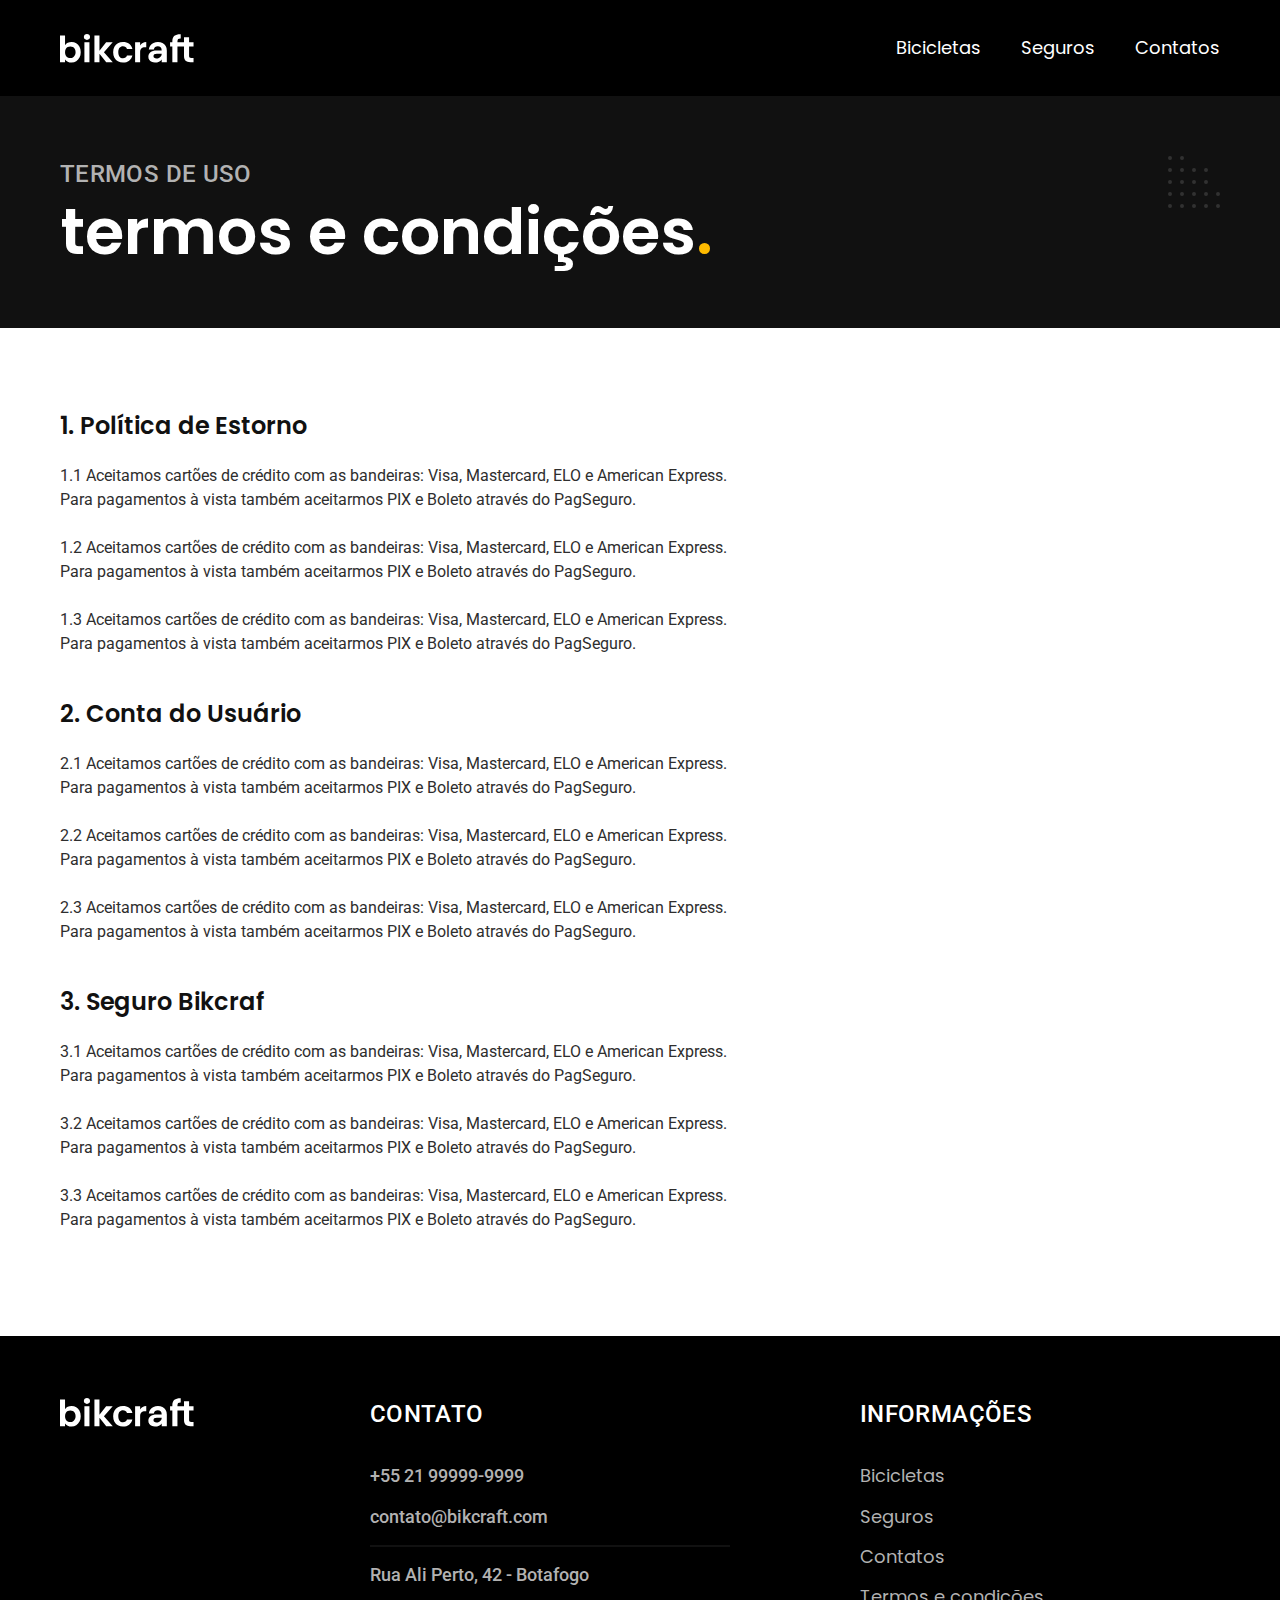
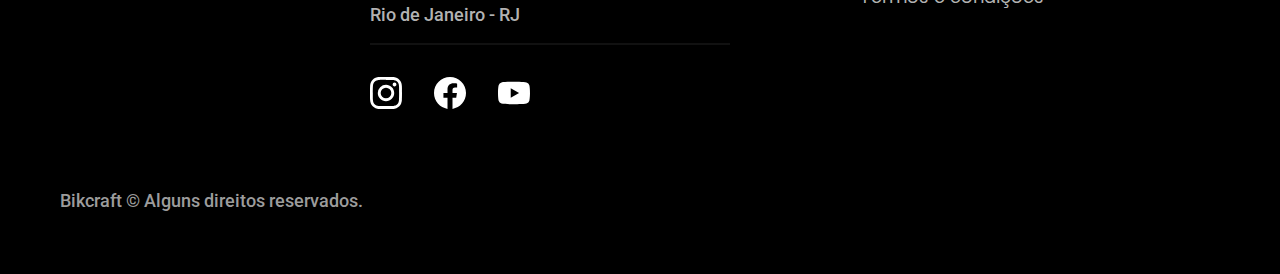
<file: termos.html>
<!DOCTYPE html>
<html lang="pt-br">

<head>
  <meta charset="UTF-8">
  <meta http-equiv="X-UA-Compatible" content="IE=edge">
  <meta name="viewport" content="width=device-width, initial-scale=1.0">

  <link rel="preload" href="./src/css/style.css" as="style">
  <link rel="stylesheet" href="./src/css/style.css">
  <link rel="preconnect" href="https://fonts.googleapis.com">
  <link rel="preconnect" href="https://fonts.gstatic.com" crossorigin>
  <link href="https://fonts.googleapis.com/css2?family=Merriweather:ital,wght@1,900&family=Poppins:wght@400;600&family=Roboto:wght@400;500&display=swap" rel="stylesheet">
  <title>Termos e Condições | Bikcraft</title>
  <meta name="description" content="Termos e condições.">
</head>

<body id="terms">
  <header class="header-bg">
    <div class="header container">
      <a href="./">
        <img src="./src/img/bikcraft.svg" width="136" height="32" alt="Bikcraft">
      </a>

      <nav aria-label="primaria">
        <ul class="header-menu font-1-m color-0">
          <li><a class="border" href="./bicicletas.html">Bicicletas</a></li>
          <li><a class="border" href="./seguros.html">Seguros</a></li>
          <li><a class="border" href="./contatos.html">Contatos</a></li>
        </ul>
      </nav>
    </div>
  </header>

  <main>
    <div class="title-bg">
      <div class="title container">
        <p class="font-2-l-b color-5">Termos de uso</p>
        <h1 class="font-1-xxl color-0">termos e condições<span class="color-p1">.</span></h1>
      </div>
    </div>

    <div class="terms font-2-s color-10 container">
      <h2 class="font-1-l-b color-11">1. Política de Estorno</h2>
      <p>1.1 Aceitamos cartões de crédito com as bandeiras: Visa, Mastercard, ELO e American Express. Para pagamentos à vista também aceitarmos PIX e Boleto através do PagSeguro.</p>
      <p>1.2 Aceitamos cartões de crédito com as bandeiras: Visa, Mastercard, ELO e American Express. Para pagamentos à vista também aceitarmos PIX e Boleto através do PagSeguro.</p>
      <p> 1.3 Aceitamos cartões de crédito com as bandeiras: Visa, Mastercard, ELO e American Express. Para pagamentos à vista também aceitarmos PIX e Boleto através do PagSeguro.</p>

      <h2 class="font-1-l-b color-11">2. Conta do Usuário</h2>
      <p>2.1 Aceitamos cartões de crédito com as bandeiras: Visa, Mastercard, ELO e American Express. Para pagamentos à vista também aceitarmos PIX e Boleto através do PagSeguro.</p>
      <p>2.2 Aceitamos cartões de crédito com as bandeiras: Visa, Mastercard, ELO e American Express. Para pagamentos à vista também aceitarmos PIX e Boleto através do PagSeguro.</p>
      <p> 2.3 Aceitamos cartões de crédito com as bandeiras: Visa, Mastercard, ELO e American Express. Para pagamentos à vista também aceitarmos PIX e Boleto através do PagSeguro.</p>

      <h2 class="font-1-l-b color-11">3. Seguro Bikcraf</h2>
      <p>3.1 Aceitamos cartões de crédito com as bandeiras: Visa, Mastercard, ELO e American Express. Para pagamentos à vista também aceitarmos PIX e Boleto através do PagSeguro.</p>
      <p>3.2 Aceitamos cartões de crédito com as bandeiras: Visa, Mastercard, ELO e American Express. Para pagamentos à vista também aceitarmos PIX e Boleto através do PagSeguro.</p>
      <p> 3.3 Aceitamos cartões de crédito com as bandeiras: Visa, Mastercard, ELO e American Express. Para pagamentos à vista também aceitarmos PIX e Boleto através do PagSeguro.</p>
    </div>
  </main>

  <footer class="footer-bg">
    <div class="footer container">
      <img src="./src/img/bikcraft.svg" width="136" height="32" alt="Bikcraft">
      <div class="footer-contact">
        <h3 class="font-2-l-b color-0">Contato</h3>
        <ul class="font-2-m color-5">
          <li><a href="tel:+5521999999999">+55 21 99999-9999</a></li>
          <li><a href="mailto:contato@bikcraft.com">contato@bikcraft.com</a></li>
          <li>Rua Ali Perto, 42 - Botafogo</li>
          <li>Rio de Janeiro - RJ</li>
        </ul>
        <div class="footer-socialmedia">

          <a href="http://instragram.com/" target="_blank">
            <img src="./src/img/redes/instagram.svg" width="32" height="32" alt="Instagram">
          </a>

          <a href="http://facebook.com/" target="_blank">
            <img src="./src/img/redes/facebook.svg" width="32" height="32" alt="Facebook">
          </a>

          <a href="http://youtube.com/" target="_blank">
            <img src="./src/img/redes/youtube.svg" width="32" height="32" alt="YouTube">
          </a>

        </div>
      </div>

      <div class="footer-information">
        <h3 class="font-2-l-b color-0">Informações</h3>
        <nav>
          <ul class="font-1-m color-5">
            <li><a class="border" href="./bicicletas.html">Bicicletas</a></li>
            <li><a class="border" href="./seguros.html">Seguros</a></li>
            <li><a class="border" href="./contatos.html">Contatos</a></li>
            <li><a class="border" href="./termos.html">Termos e condições</a></li>
          </ul>
        </nav>
      </div>

      <p class="footer-copy font-2-m color-6">Bikcraft © Alguns direitos reservados.</p>
    </div>

  </footer>
</body>

</html>
</file>
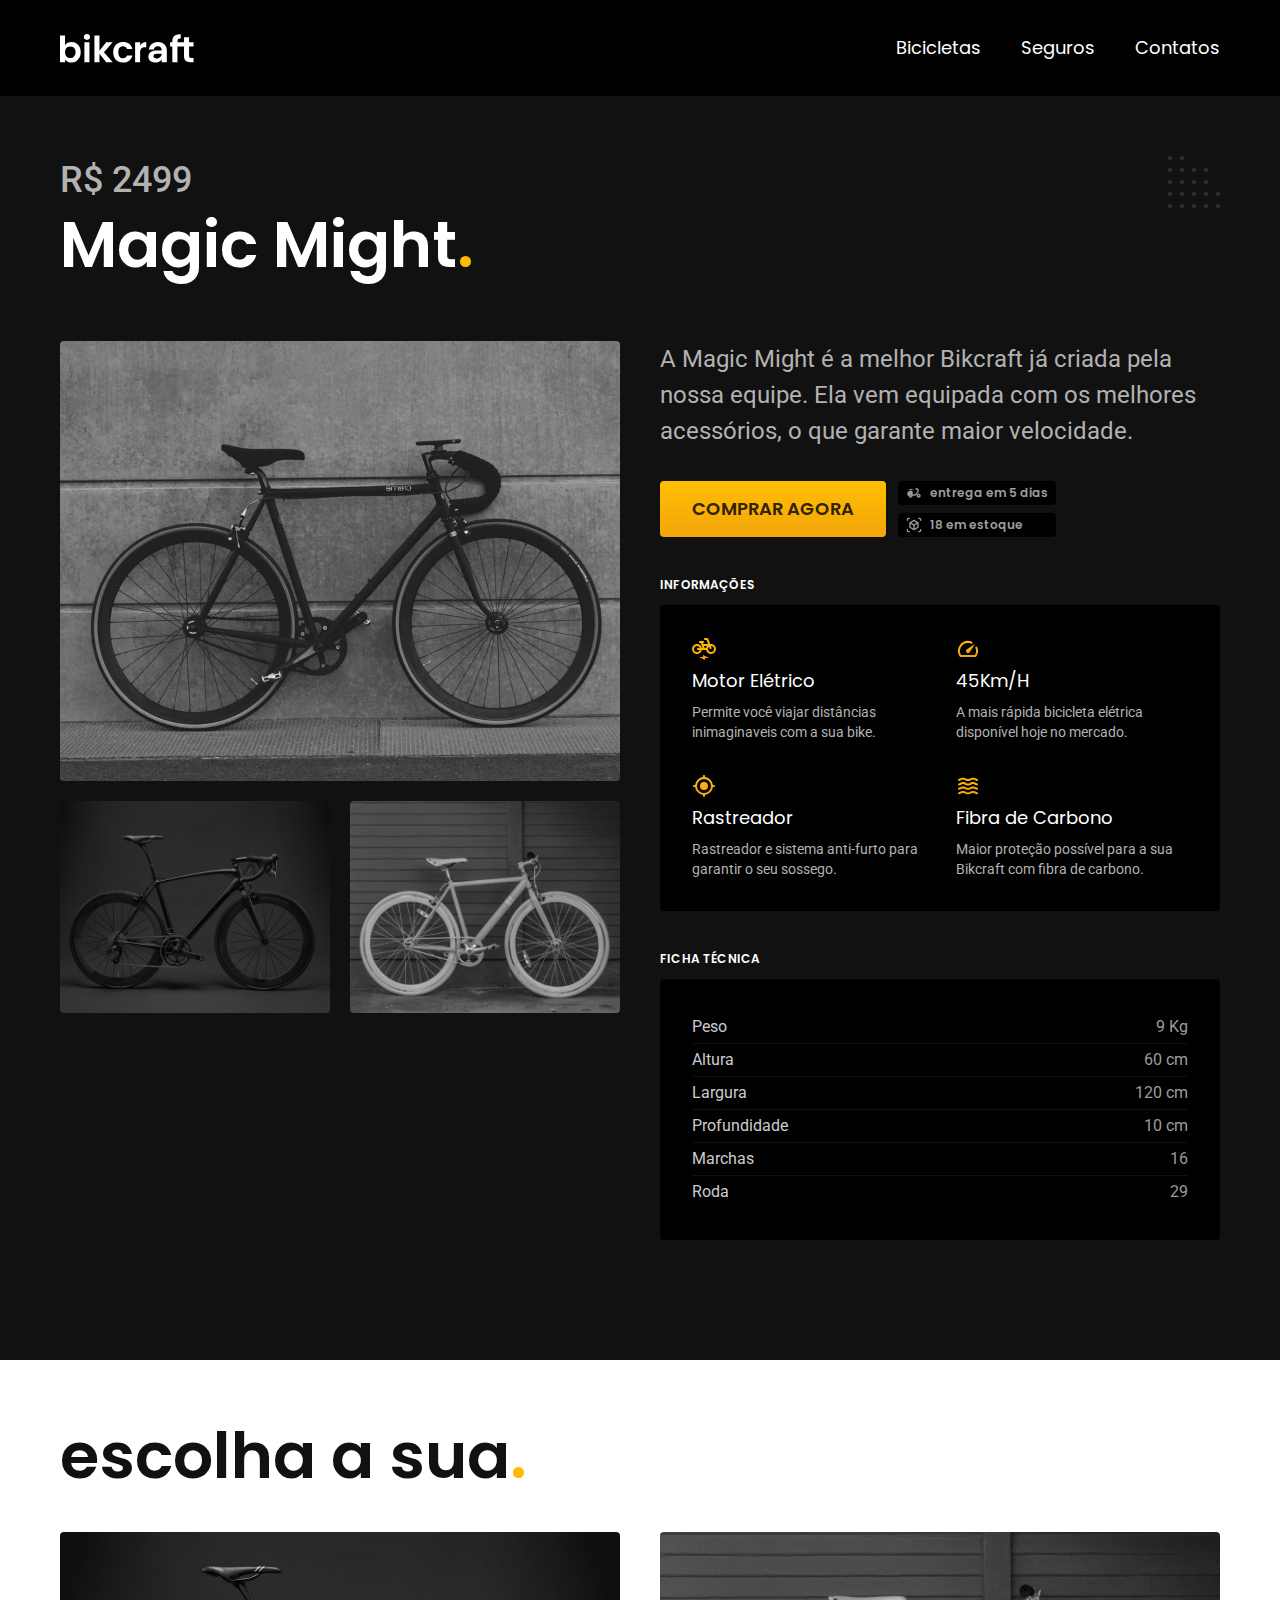
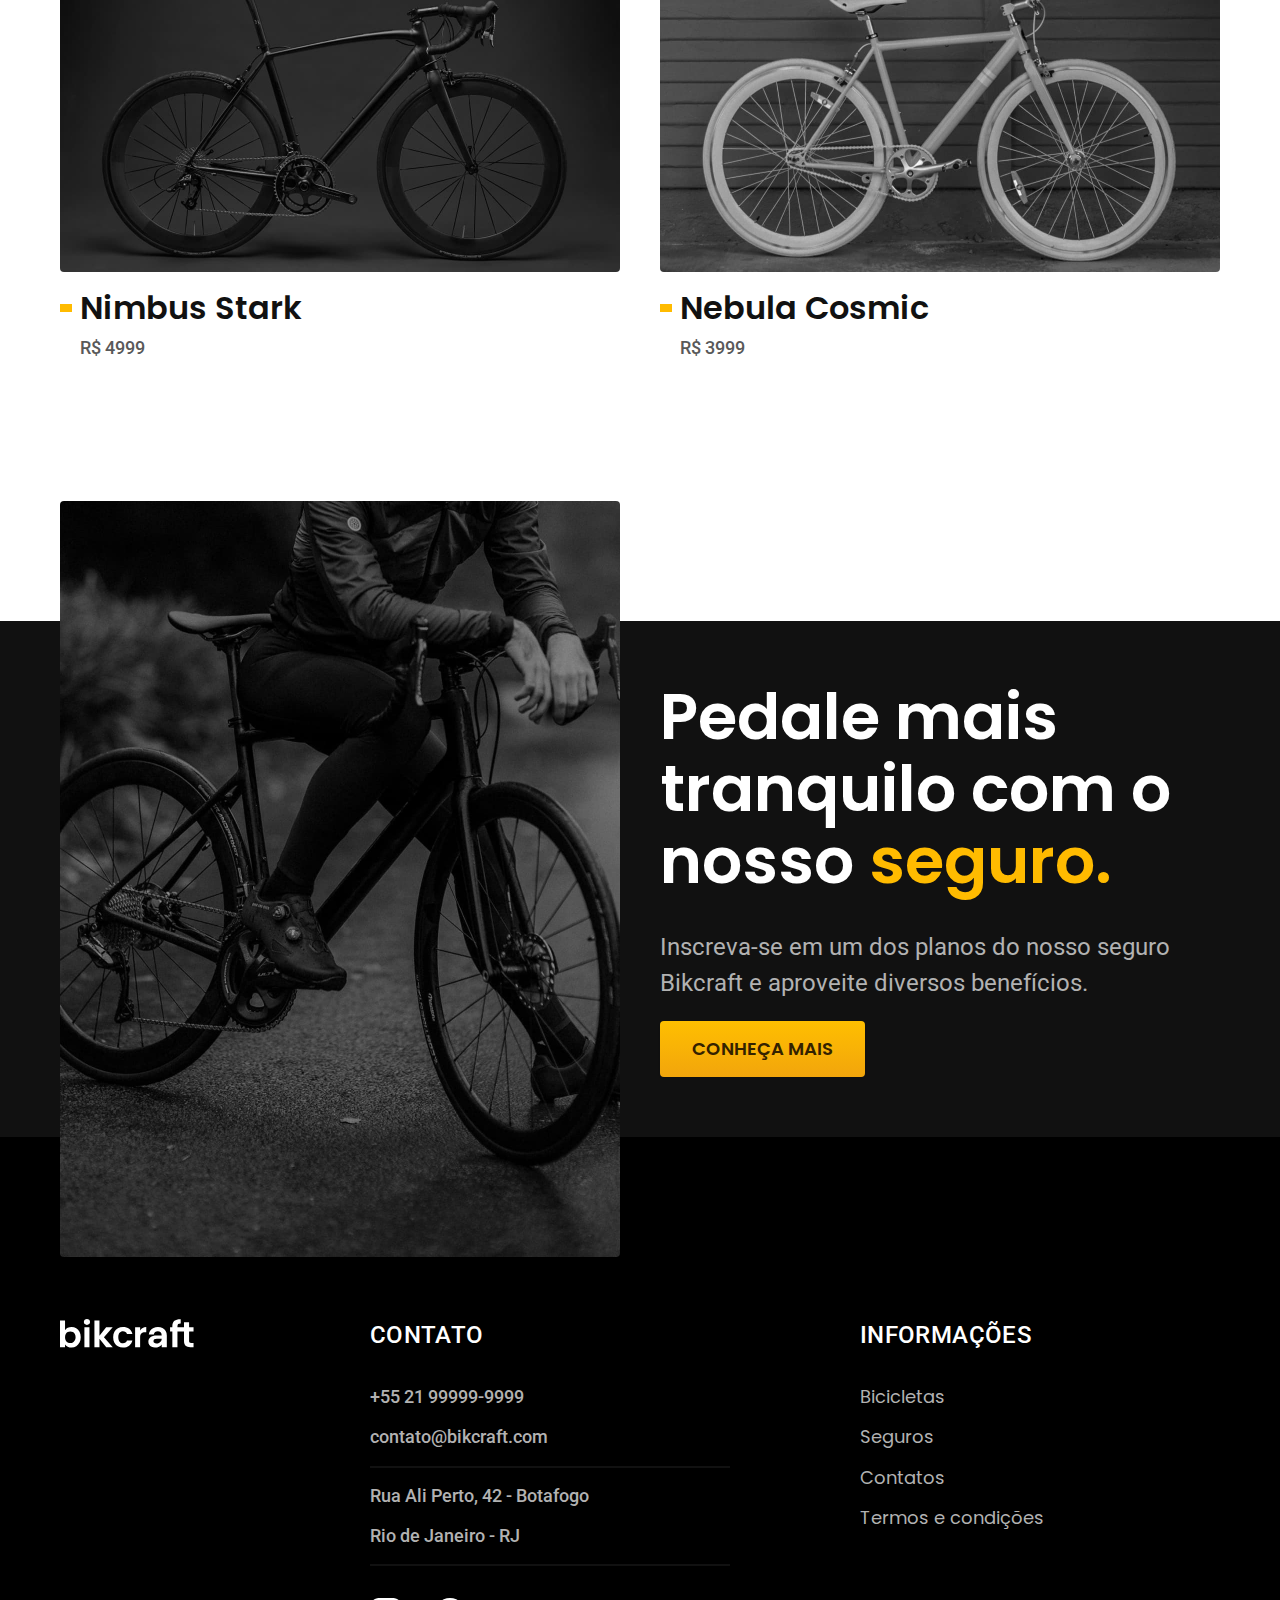
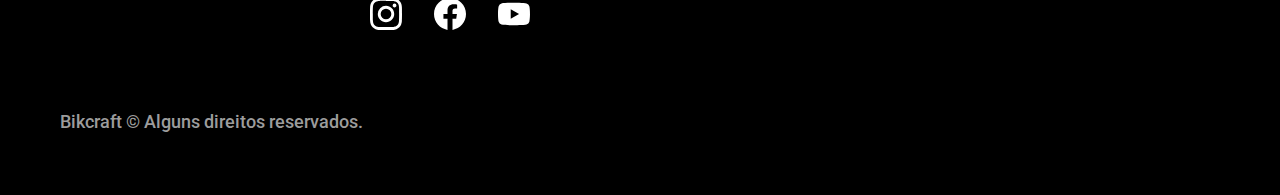
<file: src/bikes/magic.html>
<!DOCTYPE html>
<html lang="pt-br">

<head>
  <meta charset="UTF-8">
  <meta http-equiv="X-UA-Compatible" content="IE=edge">
  <meta name="viewport" content="width=device-width, initial-scale=1.0">

  <link rel="stylesheet" href="../../src/css/style.css">
  <link rel="preconnect" href="https://fonts.googleapis.com">
  <link rel="preconnect" href="https://fonts.gstatic.com" crossorigin>
  <link href="https://fonts.googleapis.com/css2?family=Merriweather:ital,wght@1,900&family=Poppins:wght@400;600&family=Roboto:wght@400;500&display=swap" rel="stylesheet">
  <title>Magic Might | Bikcraft</title>
  <meta name="description" content="Magic Might - a melhor Bikcraft já criada pela nossa equipe. Ela vem equipada com os melhores acessórios, o que garante maior velocidade.">
</head>

<body id="bike">
  <header class="header-bg">
    <div class="header container">
      <a href="../../">
        <img src="../img/bikcraft.svg" alt="Bikcraft">
      </a>

      <nav aria-label="primaria">
        <ul class="header-menu font-1-m color-0">
          <li><a class="border" href="../../bicicletas.html">Bicicletas</a></li>
          <li><a class="border" href="../../seguros.html">Seguros</a></li>
          <li><a class="border" href="../../contatos.html">Contatos</a></li>
        </ul>
      </nav>
    </div>
  </header>

  <main class="title-bg">
    <div>
      <div class="title container">
        <p class="font-2-xl color-5">R$ 2499</p>
        <h1 class="font-1-xxl color-0">Magic Might<span class="color-p1">.</span></h1>
      </div>
    </div>

    <div class="bike container">
      <div class="bike-img">
        <img src="../img/bicicleta/nimbus2.jpg" alt="imagem bicicleta preta">
        <img src="../img/bicicleta/nimbus1.jpg" alt="imagem bicicleta preta">
        <img src="../img/bicicleta/nimbus3.jpg" alt="imagem bicicleta branca">
      </div>

      <div class="bike-content">
        <p class="font-2-l color-5">A Magic Might é a melhor Bikcraft já criada pela nossa equipe. Ela vem equipada com os melhores acessórios, o que garante maior velocidade.</p>
        <div class="bike-buy">
          <a class="button" href="../../orcamento.html">Comprar agora</a>
          <span class="font-1-xs color-6"><img src="../img/icones/entrega.svg" alt="">entrega em 5 dias</span>
          <span class="font-1-xs color-6"><img src="../img/icones/estoque.svg" alt="">18 em estoque</span>
        </div>

        <div>
          <h2 class="font-1-xs color-0">Informações</h2>
          <ul class="bike-info">
            <li>
              <img src="../../src/img/icones/eletrica.svg" alt="">
              <h3 class="font-1-m color-0">Motor Elétrico</h3>
              <p class="font-2-xs color-5">Permite você viajar distâncias inimaginaveis com a sua bike.</p>
            </li>
            <li>
              <img src="../../src/img/icones/velocidade.svg" alt="">
              <h3 class="font-1-m color-0">45Km/H</h3>
              <p class="font-2-xs color-5">A mais rápida bicicleta elétrica disponível hoje no mercado.</p>
            </li>
            <li>
              <img src="../../src/img/icones/rastreador.svg" alt="">
              <h3 class="font-1-m color-0">Rastreador</h3>
              <p class="font-2-xs color-5">Rastreador e sistema anti-furto para garantir o seu sossego.</p>
            </li>
            <li>
              <img src="../../src/img/icones/carbono.svg" alt="">
              <h3 class="font-1-m color-0">Fibra de Carbono</h3>
              <p class="font-2-xs color-5">Maior proteção possível para a sua Bikcraft com fibra de carbono.</p>
            </li>
          </ul>

          <h2 class="font-1-xs color-0">Ficha Técnica</h2>
          <ul class="bike-datasheet font-2-s color-4">
            <li>Peso<span>9 Kg</span></li>
            <li>Altura<span>60 cm</span></li>
            <li>Largura<span>120 cm</span></li>
            <li>Profundidade<span>10 cm</span></li>
            <li>Marchas<span>16</span></li>
            <li>Roda<span>29</span></li>
          </ul>

        </div>
      </div>

    </div>

  </main>

  <article class="bikes-list container">
    <h2 class="font-1-xxl">escolha a sua<span class="color-p1">.</span></h2>
    <ul>
      <li>
        <a href="./nimbus.html">
          <img src="../../src/img/bicicletas/nimbus.jpg" alt="Bicicleta preta">
          <h3 class="font-1-xl">Nimbus Stark</h3>
          <span class="font-2-m color-8">R$ 4999</span>
        </a>
      </li>

      <li>
        <a href="./nebula.html">
          <img src="../../src/img/bicicletas/nebula.jpg" alt="Bicicleta branca">
          <h3 class="font-1-xl">Nebula Cosmic</h3>
          <span class="font-2-m color-8">R$ 3999</span>
        </a>
      </li>
    </ul>
  </article>

  <article class="safe-bg">
    <div class="safe container">
      <div class="safe-img">
        <img src="../img/fotos/seguros.jpg" alt="Pessoa em cima de uma bicicleta.">
      </div>
      <div class="safe-content">
        <h2 class="font-1-xxl color-0">Pedale mais
          tranquilo com
          o nosso <span class="color-p1">seguro.</span></h2>
          <p class="font-2-l color-5">Inscreva-se em um dos planos do nosso seguro Bikcraft e aproveite diversos benefícios.</p>
          <a href="../../seguros.html" class="button">Conheça mais</a>
      </div>
    </div>
  </article>

  <footer class="footer-bg">
    <div class="footer container">
      <img src="../../src/img/bikcraft.svg" alt="Bikcraft">
      <div class="footer-contact">
        <h3 class="font-2-l-b color-0">Contato</h3>
        <ul class="font-2-m color-5">
          <li><a href="tel:+5521999999999">+55 21 99999-9999</a></li>
          <li><a href="mailto:contato@bikcraft.com">contato@bikcraft.com</a></li>
          <li>Rua Ali Perto, 42 - Botafogo</li>
          <li>Rio de Janeiro - RJ</li>
        </ul>
        <div class="footer-socialmedia">

          <a href="http://instragram.com/" target="_blank">
            <img src="../../src/img/redes/instagram.svg" alt="Instagram">
          </a>

          <a href="http://facebook.com/" target="_blank">
            <img src="../../src/img/redes/facebook.svg" alt="Facebook">
          </a>

          <a href="http://youtube.com/" target="_blank">
            <img src="../../src/img/redes/youtube.svg" alt="YouTube">
          </a>

        </div>
      </div>

      <div class="footer-information">
        <h3 class="font-2-l-b color-0">Informações</h3>
        <nav>
          <ul class="font-1-m color-5">
            <li><a class="border" href="../../bicicletas.html">Bicicletas</a></li>
            <li><a class="border" href="../../seguros.html">Seguros</a></li>
            <li><a class="border" href="../../contatos.html">Contatos</a></li>
            <li><a class="border" href="../../termos.html">Termos e condições</a></li>
          </ul>
        </nav>
      </div>

      <p class="footer-copy font-2-m color-6">Bikcraft © Alguns direitos reservados.</p>
    </div>

  </footer>
</body>

</html>
</file>
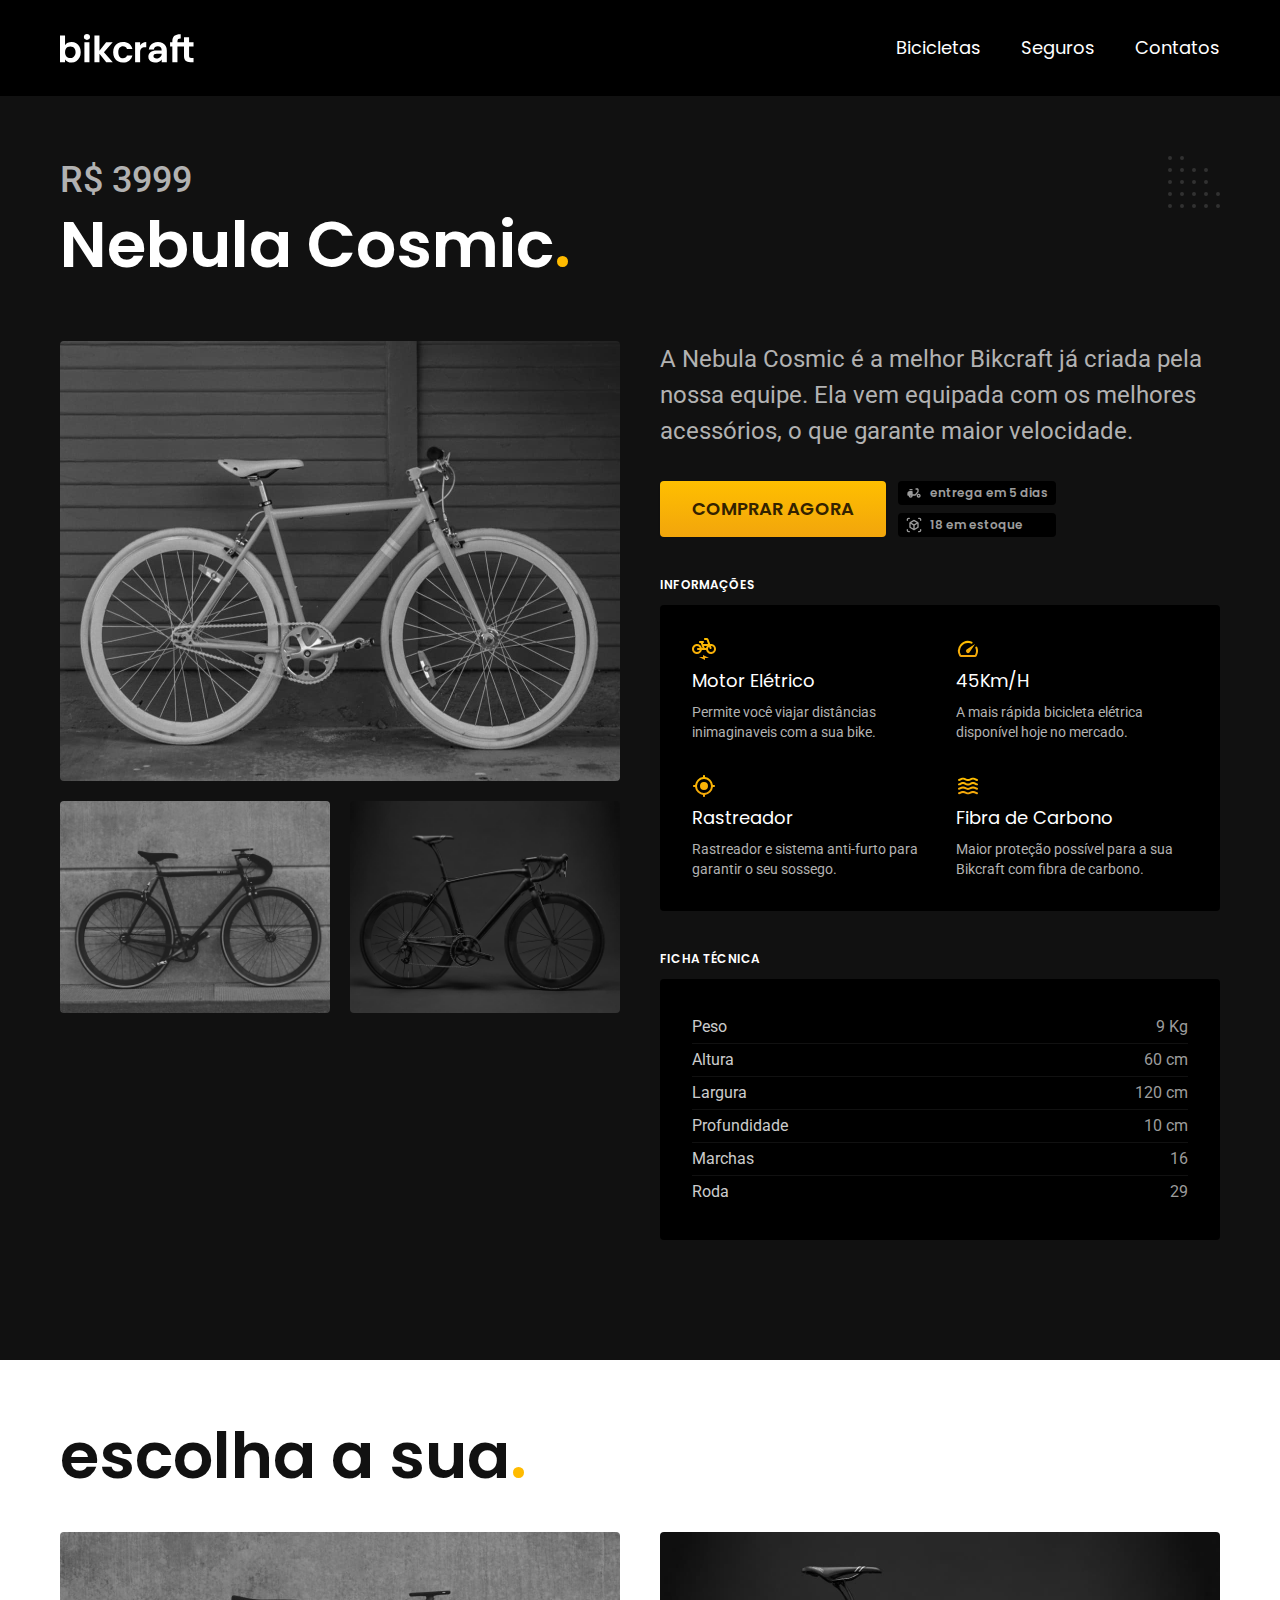
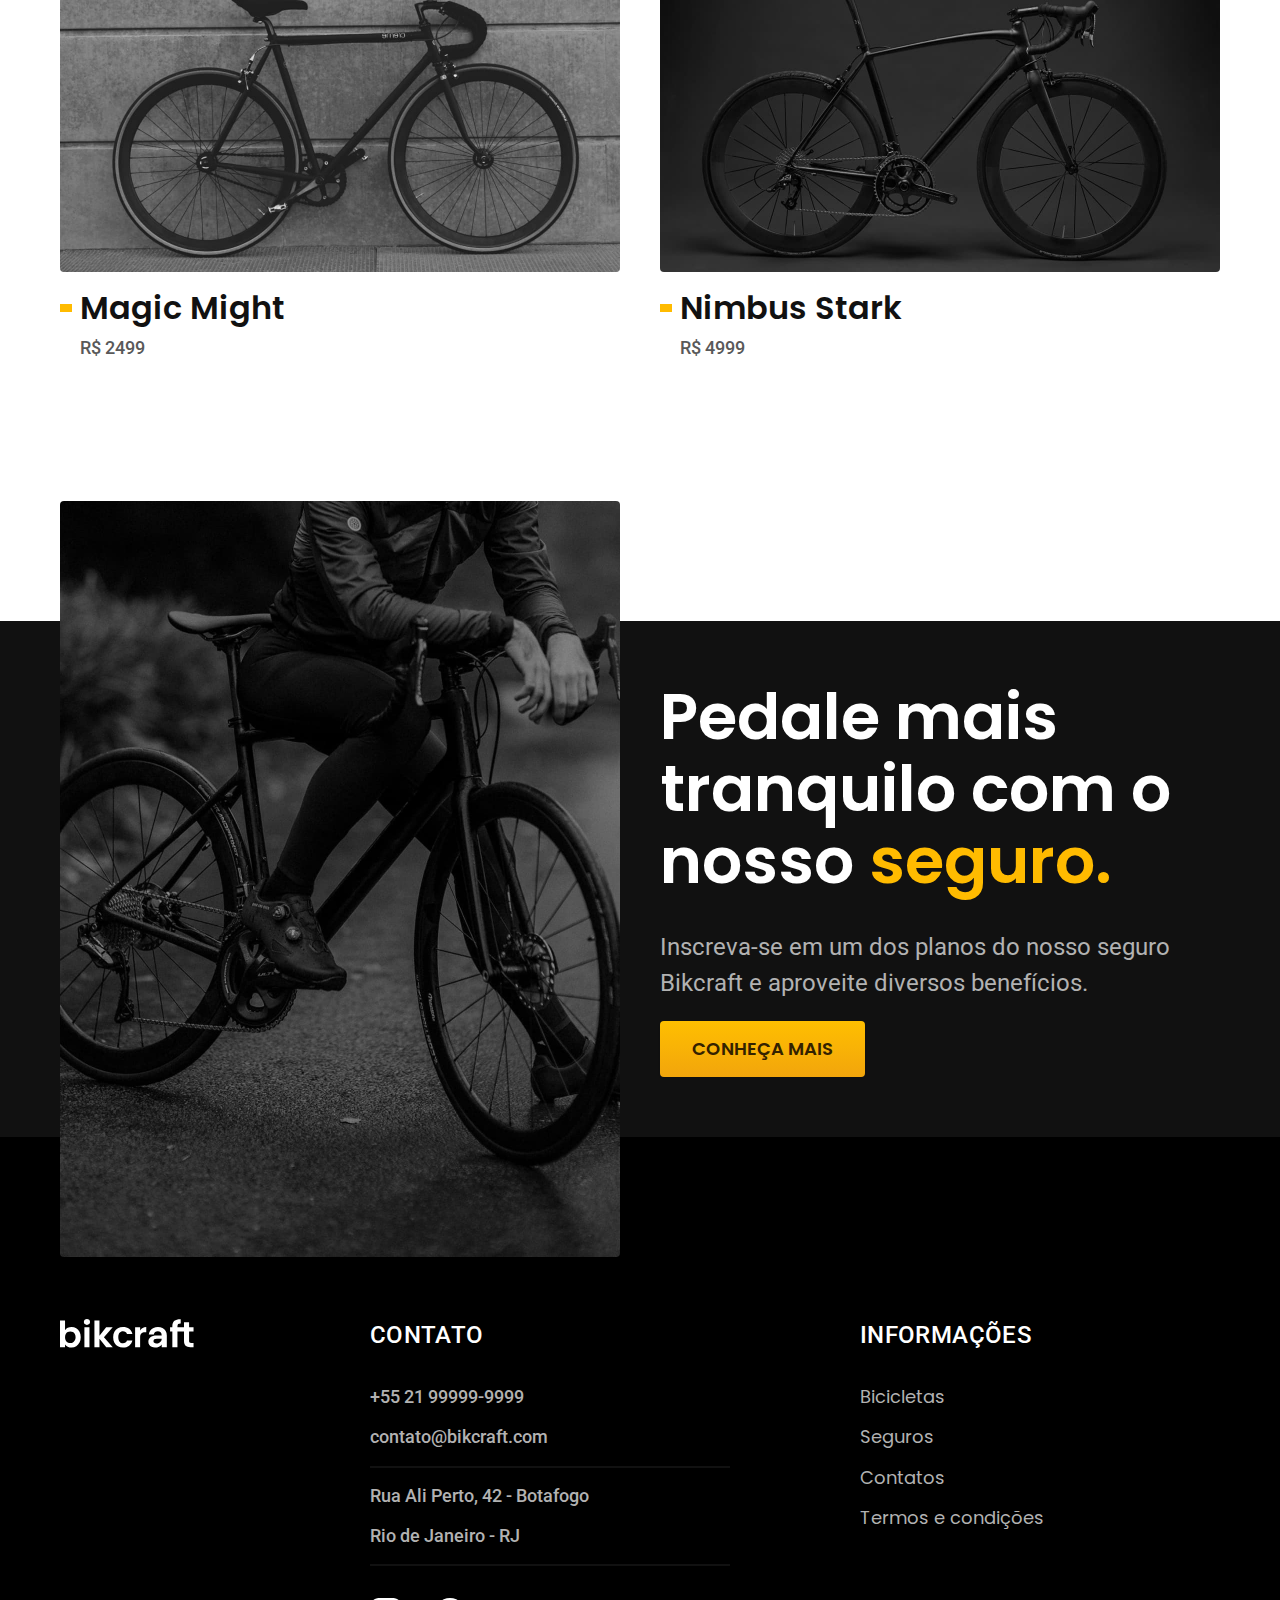
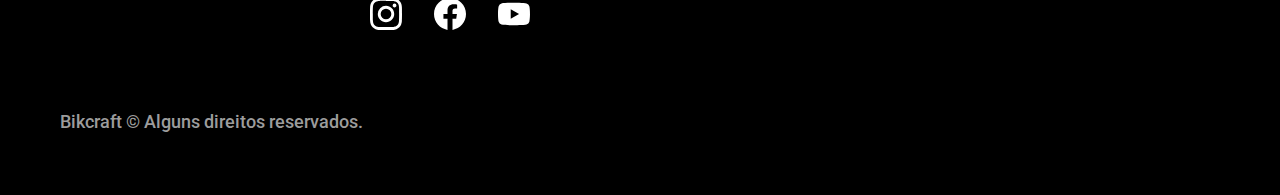
<file: src/bikes/nebula.html>
<!DOCTYPE html>
<html lang="pt-br">

<head>
  <meta charset="UTF-8">
  <meta http-equiv="X-UA-Compatible" content="IE=edge">
  <meta name="viewport" content="width=device-width, initial-scale=1.0">

  <link rel="stylesheet" href="../../src/css/style.css">
  <link rel="preconnect" href="https://fonts.googleapis.com">
  <link rel="preconnect" href="https://fonts.gstatic.com" crossorigin>
  <link href="https://fonts.googleapis.com/css2?family=Merriweather:ital,wght@1,900&family=Poppins:wght@400;600&family=Roboto:wght@400;500&display=swap" rel="stylesheet">
  <title>Nebula Cosmic | Bikcraft</title>
  <meta name="description" content="Nebula Cosmic - a melhor Bikcraft já criada pela nossa equipe. Ela vem equipada com os melhores acessórios, o que garante maior velocidade.">
</head>

<body id="bike">
  <header class="header-bg">
    <div class="header container">
      <a href="../../">
        <img src="../img/bikcraft.svg" alt="Bikcraft">
      </a>

      <nav aria-label="primaria">
        <ul class="header-menu font-1-m color-0">
          <li><a class="border" href="../../bicicletas.html">Bicicletas</a></li>
          <li><a class="border" href="../../seguros.html">Seguros</a></li>
          <li><a class="border" href="../../contatos.html">Contatos</a></li>
        </ul>
      </nav>
    </div>
  </header>

  <main class="title-bg">
    <div>
      <div class="title container">
        <p class="font-2-xl color-5">R$ 3999</p>
        <h1 class="font-1-xxl color-0">Nebula Cosmic<span class="color-p1">.</span></h1>
      </div>
    </div>

    <div class="bike container">
      <div class="bike-img">
        <img src="../img/bicicleta/nimbus3.jpg" alt="imagem bicicleta branca">
        <img src="../img/bicicleta/nimbus2.jpg" alt="imagem bicicleta preta">
        <img src="../img/bicicleta/nimbus1.jpg" alt="imagem bicicleta preta">
      </div>

      <div class="bike-content">
        <p class="font-2-l color-5">A Nebula Cosmic é a melhor Bikcraft já criada pela nossa equipe. Ela vem equipada com os melhores acessórios, o que garante maior velocidade.</p>
        <div class="bike-buy">
          <a class="button" href="../../orcamento.html">Comprar agora</a>
          <span class="font-1-xs color-6"><img src="../img/icones/entrega.svg" alt="">entrega em 5 dias</span>
          <span class="font-1-xs color-6"><img src="../img/icones/estoque.svg" alt="">18 em estoque</span>
        </div>

        <div>
          <h2 class="font-1-xs color-0">Informações</h2>
          <ul class="bike-info">
            <li>
              <img src="../../src/img/icones/eletrica.svg" alt="">
              <h3 class="font-1-m color-0">Motor Elétrico</h3>
              <p class="font-2-xs color-5">Permite você viajar distâncias inimaginaveis com a sua bike.</p>
            </li>
            <li>
              <img src="../../src/img/icones/velocidade.svg" alt="">
              <h3 class="font-1-m color-0">45Km/H</h3>
              <p class="font-2-xs color-5">A mais rápida bicicleta elétrica disponível hoje no mercado.</p>
            </li>
            <li>
              <img src="../../src/img/icones/rastreador.svg" alt="">
              <h3 class="font-1-m color-0">Rastreador</h3>
              <p class="font-2-xs color-5">Rastreador e sistema anti-furto para garantir o seu sossego.</p>
            </li>
            <li>
              <img src="../../src/img/icones/carbono.svg" alt="">
              <h3 class="font-1-m color-0">Fibra de Carbono</h3>
              <p class="font-2-xs color-5">Maior proteção possível para a sua Bikcraft com fibra de carbono.</p>
            </li>
          </ul>

          <h2 class="font-1-xs color-0">Ficha Técnica</h2>
          <ul class="bike-datasheet font-2-s color-4">
            <li>Peso<span>9 Kg</span></li>
            <li>Altura<span>60 cm</span></li>
            <li>Largura<span>120 cm</span></li>
            <li>Profundidade<span>10 cm</span></li>
            <li>Marchas<span>16</span></li>
            <li>Roda<span>29</span></li>
          </ul>

        </div>
      </div>

    </div>

  </main>

  <article class="bikes-list container">
    <h2 class="font-1-xxl">escolha a sua<span class="color-p1">.</span></h2>
    <ul>
      <li>
        <a href="./magic.html">
          <img src="../../src/img/bicicletas/magic.jpg" alt="Bicicleta preta">
          <h3 class="font-1-xl">Magic Might</h3>
          <span class="font-2-m color-8">R$ 2499</span>
        </a>
      </li>

      <li>
        <a href="./nimbus.html">
          <img src="../../src/img/bicicletas/nimbus.jpg" alt="Bicicleta preta">
          <h3 class="font-1-xl">Nimbus Stark</h3>
          <span class="font-2-m color-8">R$ 4999</span>
        </a>
      </li>
    </ul>
  </article>

  <article class="safe-bg">
    <div class="safe container">
      <div class="safe-img">
        <img src="../img/fotos/seguros.jpg" alt="Pessoa em cima de uma bicicleta.">
      </div>
      <div class="safe-content">
        <h2 class="font-1-xxl color-0">Pedale mais
          tranquilo com
          o nosso <span class="color-p1">seguro.</span></h2>
          <p class="font-2-l color-5">Inscreva-se em um dos planos do nosso seguro Bikcraft e aproveite diversos benefícios.</p>
          <a href="../../seguros.html" class="button">Conheça mais</a>
      </div>
    </div>
  </article>

  <footer class="footer-bg">
    <div class="footer container">
      <img src="../../src/img/bikcraft.svg" alt="Bikcraft">
      <div class="footer-contact">
        <h3 class="font-2-l-b color-0">Contato</h3>
        <ul class="font-2-m color-5">
          <li><a href="tel:+5521999999999">+55 21 99999-9999</a></li>
          <li><a href="mailto:contato@bikcraft.com">contato@bikcraft.com</a></li>
          <li>Rua Ali Perto, 42 - Botafogo</li>
          <li>Rio de Janeiro - RJ</li>
        </ul>
        <div class="footer-socialmedia">

          <a href="http://instragram.com/" target="_blank">
            <img src="../../src/img/redes/instagram.svg" alt="Instagram">
          </a>

          <a href="http://facebook.com/" target="_blank">
            <img src="../../src/img/redes/facebook.svg" alt="Facebook">
          </a>

          <a href="http://youtube.com/" target="_blank">
            <img src="../../src/img/redes/youtube.svg" alt="YouTube">
          </a>

        </div>
      </div>

      <div class="footer-information">
        <h3 class="font-2-l-b color-0">Informações</h3>
        <nav>
          <ul class="font-1-m color-5">
            <li><a class="border" href="../../bicicletas.html">Bicicletas</a></li>
            <li><a class="border" href="../../seguros.html">Seguros</a></li>
            <li><a class="border" href="../../contatos.html">Contatos</a></li>
            <li><a class="border" href="../../termos.html">Termos e condições</a></li>
          </ul>
        </nav>
      </div>

      <p class="footer-copy font-2-m color-6">Bikcraft © Alguns direitos reservados.</p>
    </div>

  </footer>
</body>

</html>
</file>
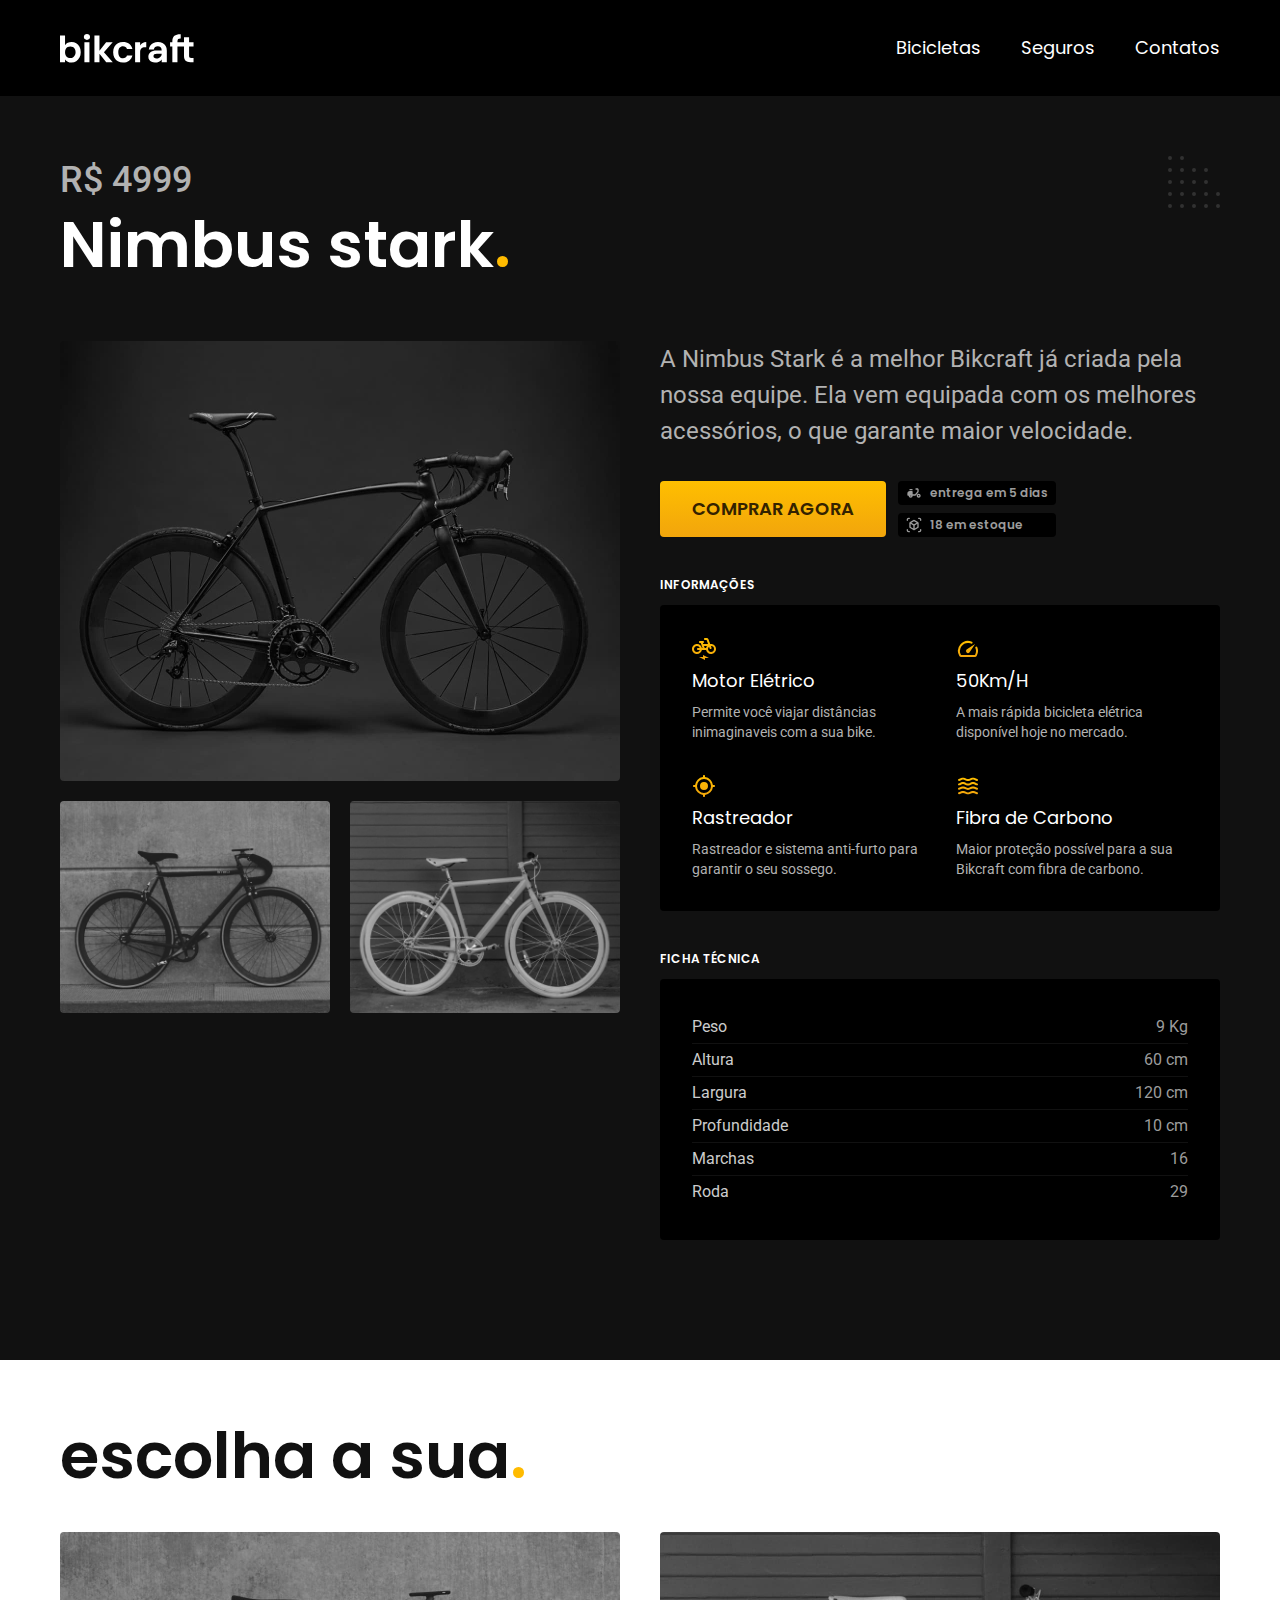
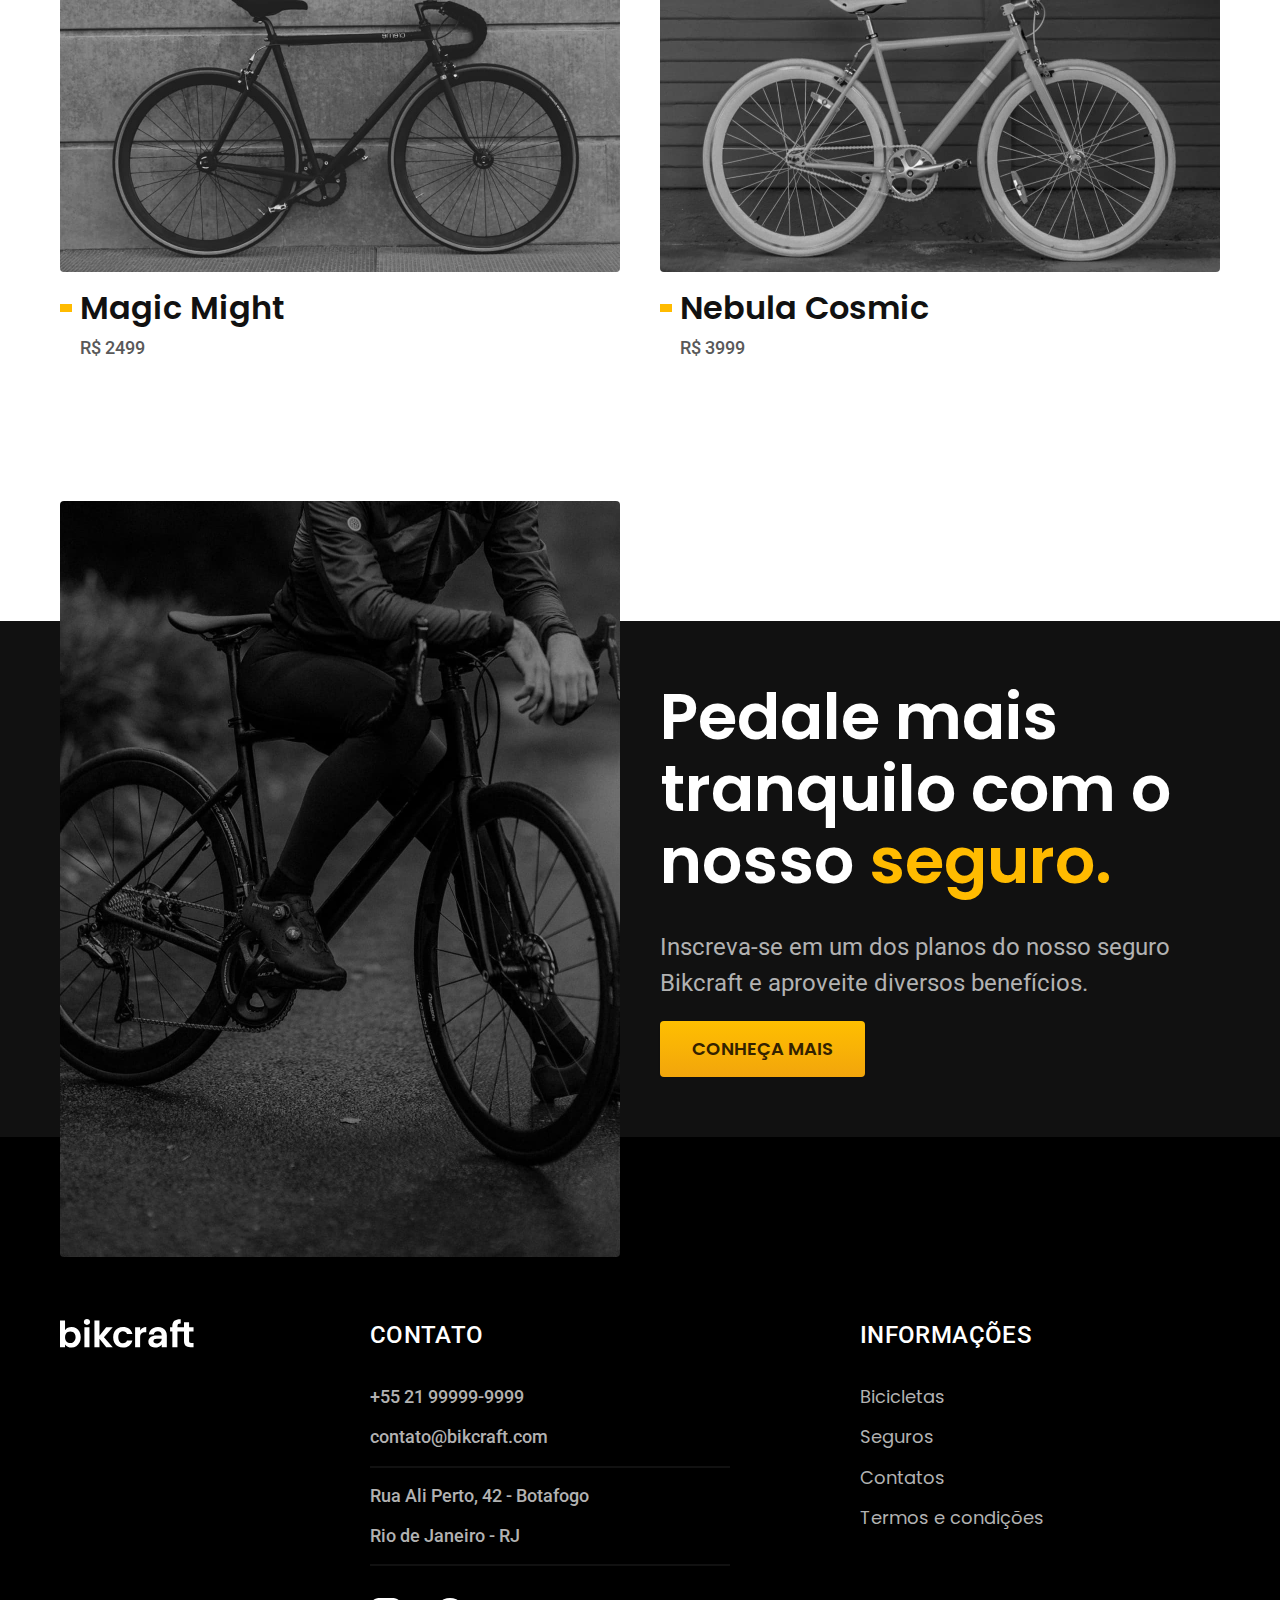
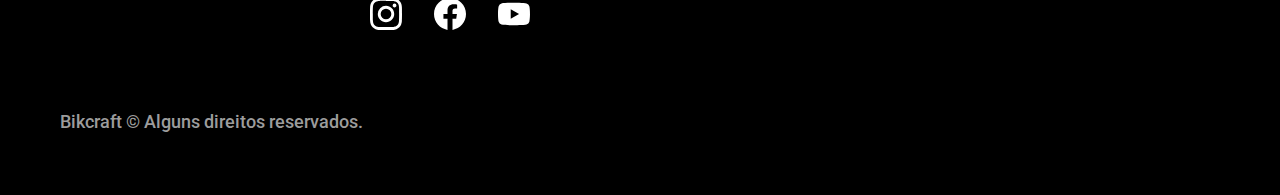
<file: src/bikes/nimbus.html>
<!DOCTYPE html>
<html lang="pt-br">

<head>
  <meta charset="UTF-8">
  <meta http-equiv="X-UA-Compatible" content="IE=edge">
  <meta name="viewport" content="width=device-width, initial-scale=1.0">

  <link rel="stylesheet" href="../../src/css/style.css">
  <link rel="preconnect" href="https://fonts.googleapis.com">
  <link rel="preconnect" href="https://fonts.gstatic.com" crossorigin>
  <link href="https://fonts.googleapis.com/css2?family=Merriweather:ital,wght@1,900&family=Poppins:wght@400;600&family=Roboto:wght@400;500&display=swap" rel="stylesheet">
  <title>Nimbus Stark | Bikcraft</title>
  <meta name="description" content="Nimbus Stark - a melhor Bikcraft já criada pela nossa equipe. Ela vem equipada com os melhores acessórios, o que garante maior velocidade.">
</head>

<body id="bike">
  <header class="header-bg">
    <div class="header container">
      <a href="../../">
        <img src="../img/bikcraft.svg" alt="Bikcraft">
      </a>

      <nav aria-label="primaria">
        <ul class="header-menu font-1-m color-0">
          <li><a class="border" href="../../bicicletas.html">Bicicletas</a></li>
          <li><a class="border" href="../../seguros.html">Seguros</a></li>
          <li><a class="border" href="../../contatos.html">Contatos</a></li>
        </ul>
      </nav>
    </div>
  </header>

  <main class="title-bg">
    <div>
      <div class="title container">
        <p class="font-2-xl color-5">R$ 4999</p>
        <h1 class="font-1-xxl color-0">Nimbus stark<span class="color-p1">.</span></h1>
      </div>
    </div>

    <div class="bike container">
      <div class="bike-img">
        <img src="../img/bicicleta/nimbus1.jpg" alt="imagem bicicleta nimbus preta">
        <img src="../img/bicicleta/nimbus2.jpg" alt="imagem bicicleta nimbus preta">
        <img src="../img/bicicleta/nimbus3.jpg" alt="imagem bicicleta nimbus branca">
      </div>

      <div class="bike-content">
        <p class="font-2-l color-5">A Nimbus Stark é a melhor Bikcraft já criada pela nossa equipe. Ela vem equipada com os melhores acessórios, o que garante maior velocidade.</p>
        <div class="bike-buy">
          <a class="button" href="../../orcamento.html">Comprar agora</a>
          <span class="font-1-xs color-6"><img src="../img/icones/entrega.svg" alt="">entrega em 5 dias</span>
          <span class="font-1-xs color-6"><img src="../img/icones/estoque.svg" alt="">18 em estoque</span>
        </div>

        <div>
          <h2 class="font-1-xs color-0">Informações</h2>
          <ul class="bike-info">
            <li>
              <img src="../../src/img/icones/eletrica.svg" alt="">
              <h3 class="font-1-m color-0">Motor Elétrico</h3>
              <p class="font-2-xs color-5">Permite você viajar distâncias inimaginaveis com a sua bike.</p>
            </li>
            <li>
              <img src="../../src/img/icones/velocidade.svg" alt="">
              <h3 class="font-1-m color-0">50Km/H</h3>
              <p class="font-2-xs color-5">A mais rápida bicicleta elétrica disponível hoje no mercado.</p>
            </li>
            <li>
              <img src="../../src/img/icones/rastreador.svg" alt="">
              <h3 class="font-1-m color-0">Rastreador</h3>
              <p class="font-2-xs color-5">Rastreador e sistema anti-furto para garantir o seu sossego.</p>
            </li>
            <li>
              <img src="../../src/img/icones/carbono.svg" alt="">
              <h3 class="font-1-m color-0">Fibra de Carbono</h3>
              <p class="font-2-xs color-5">Maior proteção possível para a sua Bikcraft com fibra de carbono.</p>
            </li>
          </ul>

          <h2 class="font-1-xs color-0">Ficha Técnica</h2>
          <ul class="bike-datasheet font-2-s color-4">
            <li>Peso<span>9 Kg</span></li>
            <li>Altura<span>60 cm</span></li>
            <li>Largura<span>120 cm</span></li>
            <li>Profundidade<span>10 cm</span></li>
            <li>Marchas<span>16</span></li>
            <li>Roda<span>29</span></li>
          </ul>

        </div>
      </div>

    </div>

  </main>

  <article class="bikes-list container">
    <h2 class="font-1-xxl">escolha a sua<span class="color-p1">.</span></h2>
    <ul>
      <li>
        <a href="./magic.html">
          <img src="../../src/img/bicicletas/magic.jpg" alt="Bicicleta preta">
          <h3 class="font-1-xl">Magic Might</h3>
          <span class="font-2-m color-8">R$ 2499</span>
        </a>
      </li>

      <li>
        <a href="./nebula.html">
          <img src="../../src/img/bicicletas/nebula.jpg" alt="Bicicleta branca">
          <h3 class="font-1-xl">Nebula Cosmic</h3>
          <span class="font-2-m color-8">R$ 3999</span>
        </a>
      </li>
    </ul>
  </article>

  <article class="safe-bg">
    <div class="safe container">
      <div class="safe-img">
        <img src="../img/fotos/seguros.jpg" alt="Pessoa em cima de uma bicicleta.">
      </div>
      <div class="safe-content">
        <h2 class="font-1-xxl color-0">Pedale mais
          tranquilo com
          o nosso <span class="color-p1">seguro.</span></h2>
          <p class="font-2-l color-5">Inscreva-se em um dos planos do nosso seguro Bikcraft e aproveite diversos benefícios.</p>
          <a href="../../seguros.html" class="button">Conheça mais</a>
      </div>
    </div>
  </article>

  <footer class="footer-bg">
    <div class="footer container">
      <img src="../../src/img/bikcraft.svg" alt="Bikcraft">
      <div class="footer-contact">
        <h3 class="font-2-l-b color-0">Contato</h3>
        <ul class="font-2-m color-5">
          <li><a href="tel:+5521999999999">+55 21 99999-9999</a></li>
          <li><a href="mailto:contato@bikcraft.com">contato@bikcraft.com</a></li>
          <li>Rua Ali Perto, 42 - Botafogo</li>
          <li>Rio de Janeiro - RJ</li>
        </ul>
        <div class="footer-socialmedia">

          <a href="http://instragram.com/" target="_blank">
            <img src="../../src/img/redes/instagram.svg" alt="Instagram">
          </a>

          <a href="http://facebook.com/" target="_blank">
            <img src="../../src/img/redes/facebook.svg" alt="Facebook">
          </a>

          <a href="http://youtube.com/" target="_blank">
            <img src="../../src/img/redes/youtube.svg" alt="YouTube">
          </a>

        </div>
      </div>

      <div class="footer-information">
        <h3 class="font-2-l-b color-0">Informações</h3>
        <nav>
          <ul class="font-1-m color-5">
            <li><a class="border" href="../../bicicletas.html">Bicicletas</a></li>
            <li><a class="border" href="../../seguros.html">Seguros</a></li>
            <li><a class="border" href="../../contatos.html">Contatos</a></li>
            <li><a class="border" href="../../termos.html">Termos e condições</a></li>
          </ul>
        </nav>
      </div>

      <p class="footer-copy font-2-m color-6">Bikcraft © Alguns direitos reservados.</p>
    </div>

  </footer>
</body>

</html>
</file>
<file: src/css/style.css>
/* Global */
@import "./global/global.css";
@import "./utilities/typography.css";
@import "./utilities/colors.css";

@import "./global/header.css";
@import "./global/footer.css";

/* Utilities */
@import "./utilities/components.css";
@import "./utilities/form.css";

/*Home*/
@import "./home/introduction.css";
@import "./home/tecnology.css";
@import "./home/partners.css";
@import "./home/testimonial.css";

/* Bikes */
@import "./bikes/bikes-list.css";
@import "./bikes/bikes.css";

/* Bike */
@import "./bike/bike.css";
@import "./bike/safe.css";

/* Insurance */
@import "./insurance/insurance.css";
@import "./insurance/benefits.css";
@import "./insurance/questions.css";

/* Contact */
@import "./contact/contact.css";
@import "./contact/store.css";

/*Budget*/
@import "./budget/budget.css";

/* Terms */
@import "./terms/terms.css";
</file>
